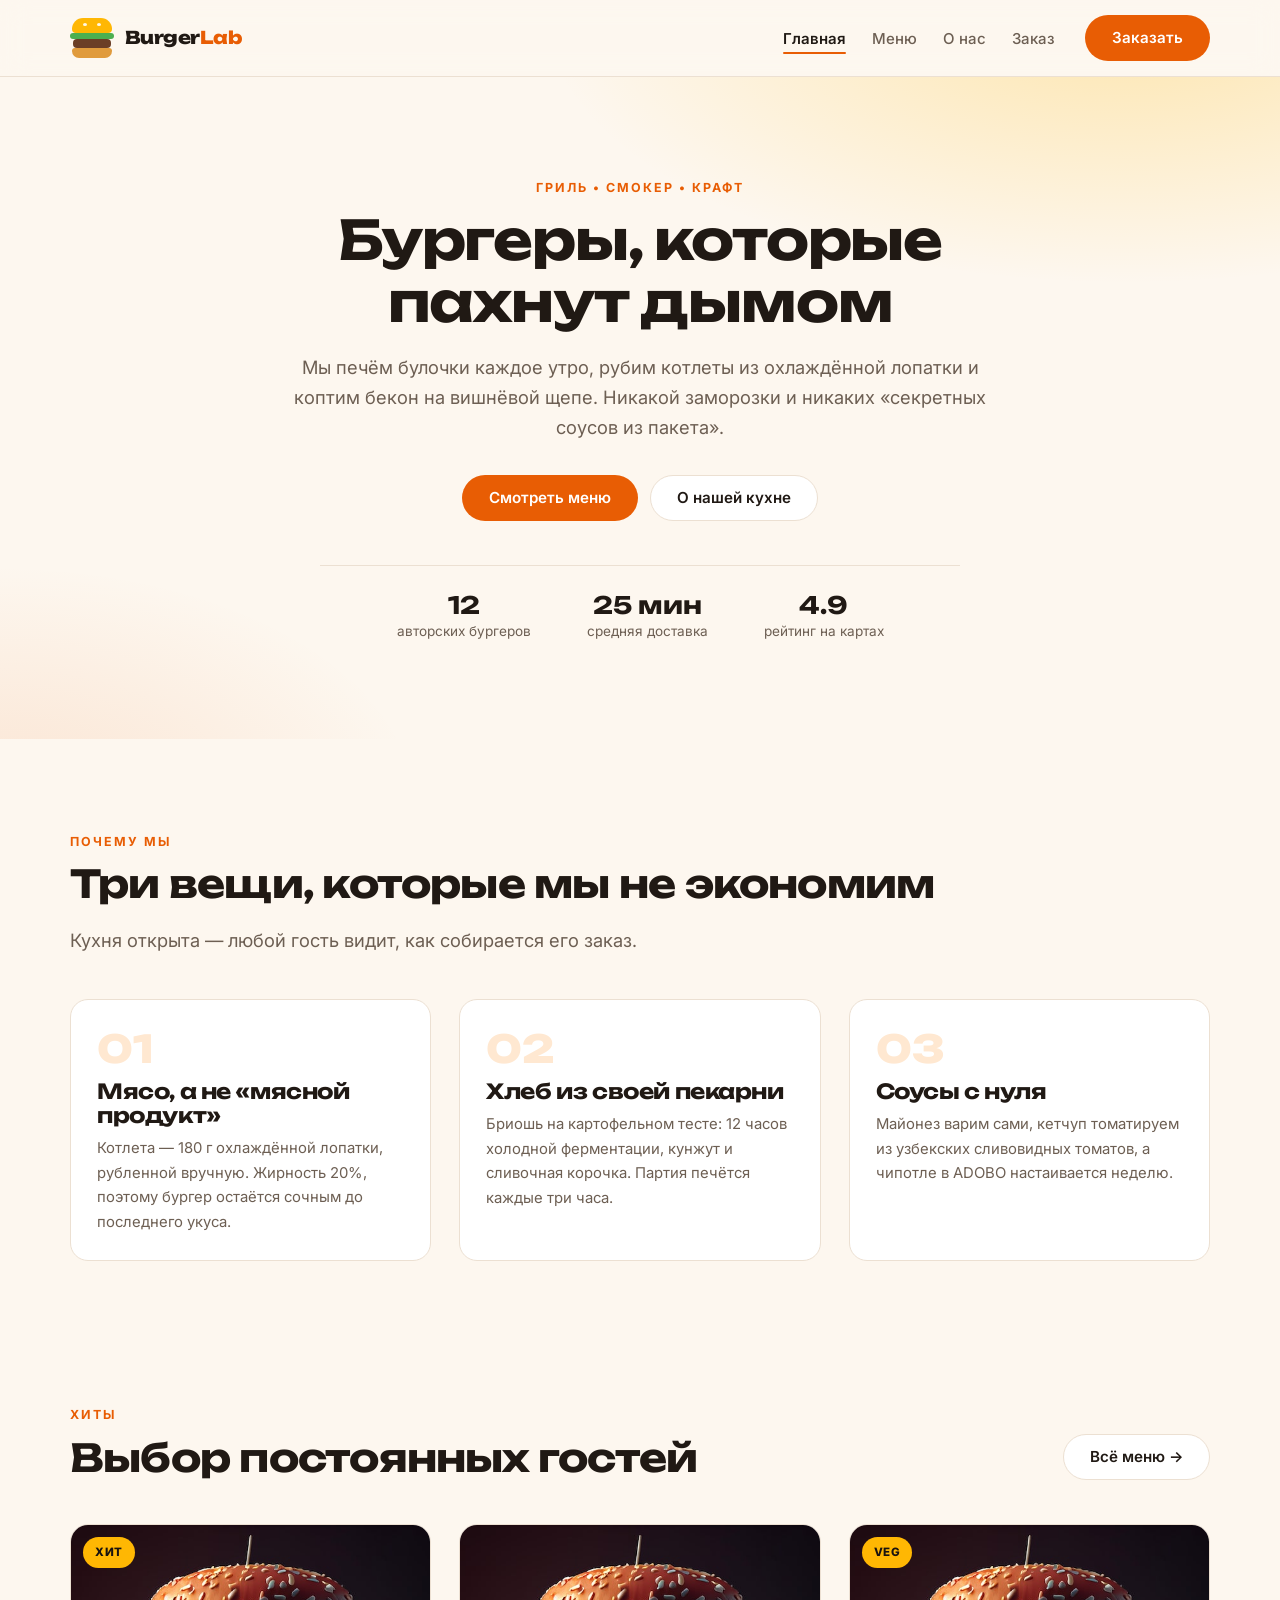
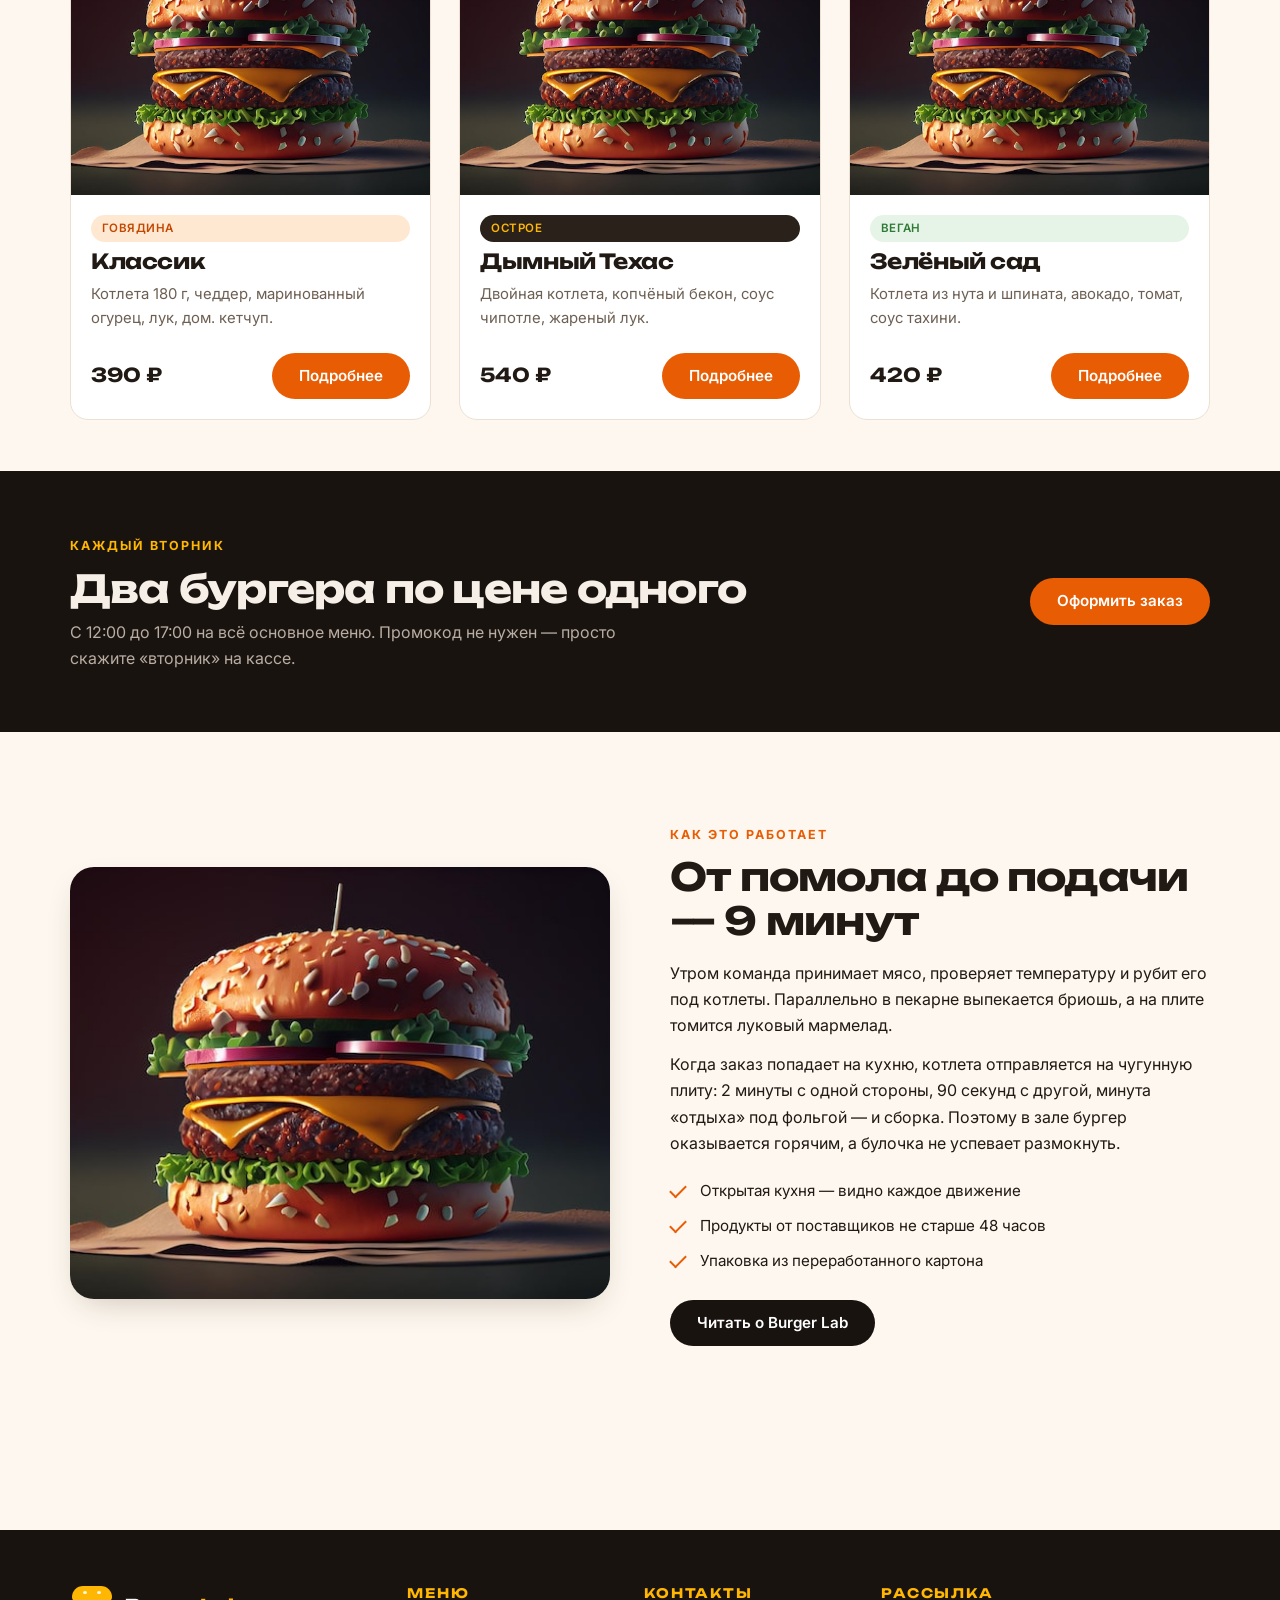
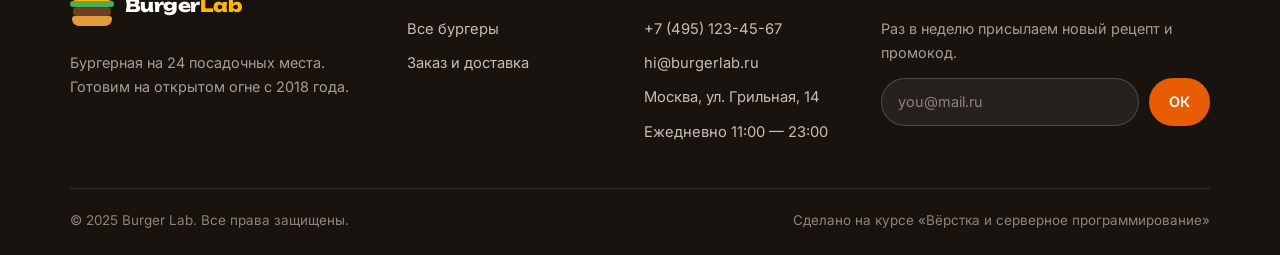
<file: index.html>
<!doctype html>
<html lang="ru">

<head>
  <meta charset="UTF-8" />
  <meta name="viewport" content="width=device-width, initial-scale=1" />
  <title>Burger Lab — бургерная нового формата</title>
  <meta name="description" content="Burger Lab — сочные бургеры на гриле, свежая булочка и локальные продукты." />
  <link rel="preconnect" href="https://fonts.googleapis.com" />
  <link rel="preconnect" href="https://fonts.gstatic.com" crossorigin />
  <link
    href="https://fonts.googleapis.com/css2?family=Inter:wght@400;500;600;700&family=Unbounded:wght@600;700;800&display=swap"
    rel="stylesheet" />
  <link rel="stylesheet" href="css/base.css" />
  <link rel="stylesheet" href="css/layout.css" />
  <link rel="stylesheet" href="css/pages/index.css" />
</head>

<body>
  <header class="header">
    <div class="header__inner container">
      <a class="logo" href="index.html">
        <span class="logo__icon" aria-hidden="true">
          <span class="logo__bun-top"></span>
          <span class="logo__lettuce"></span>
          <span class="logo__patty"></span>
          <span class="logo__bun-bottom"></span>
        </span>
        <span class="logo__text">Burger<span>Lab</span></span>
      </a>
      <input type="checkbox" id="nav-toggle" class="nav-toggle" />
      <label for="nav-toggle" class="burger-btn" aria-label="Открыть меню">
        <span></span><span></span><span></span>
      </label>
      <nav class="nav" aria-label="Главное меню">
        <ul class="nav__list">
          <li>
            <a class="nav__link is-active" href="index.html">Главная</a>
          </li>
          <li><a class="nav__link" href="pages/menu.html">Меню</a></li>
          <li><a class="nav__link" href="pages/about.html">О нас</a></li>
          <li><a class="nav__link" href="pages/order.html">Заказ</a></li>
        </ul>
        <a class="btn btn--accent nav__cta" href="pages/order.html">Заказать</a>
      </nav>
    </div>
  </header>

  <main>
    <!-- HERO (без изображения, центрированный) -->
    <section class="hero">
      <div class="container hero__inner">
        <span class="eyebrow">Гриль • Смокер • Крафт</span>
        <h1>Бургеры, которые пахнут дымом</h1>
        <p class="lead hero__lead">
          Мы печём булочки каждое утро, рубим котлеты из охлаждённой лопатки и
          коптим бекон на вишнёвой щепе. Никакой заморозки и никаких
          «секретных соусов из пакета».
        </p>
        <div class="hero__actions">
          <a class="btn btn--accent" href="pages/menu.html">Смотреть меню</a>
          <a class="btn btn--ghost" href="pages/about.html">О нашей кухне</a>
        </div>
        <ul class="hero__stats">
          <li><strong>12</strong><span>авторских бургеров</span></li>
          <li><strong>25 мин</strong><span>средняя доставка</span></li>
          <li><strong>4.9</strong><span>рейтинг на картах</span></li>
        </ul>
      </div>
    </section>

    <!-- ПРЕИМУЩЕСТВА -->
    <section class="section">
      <div class="container">
        <div class="section__head">
          <div>
            <span class="eyebrow">Почему мы</span>
            <h2>Три вещи, которые мы не экономим</h2>
          </div>
          <p class="lead">
            Кухня открыта — любой гость видит, как собирается его заказ.
          </p>
        </div>

        <div class="grid grid--3">
          <article class="feature">
            <div class="feature__num">01</div>
            <h3>Мясо, а не «мясной продукт»</h3>
            <p class="card__text">
              Котлета — 180 г охлаждённой лопатки, рубленной вручную. Жирность
              20%, поэтому бургер остаётся сочным до последнего укуса.
            </p>
          </article>
          <article class="feature">
            <div class="feature__num">02</div>
            <h3>Хлеб из своей пекарни</h3>
            <p class="card__text">
              Бриошь на картофельном тесте: 12 часов холодной ферментации,
              кунжут и сливочная корочка. Партия печётся каждые три часа.
            </p>
          </article>
          <article class="feature">
            <div class="feature__num">03</div>
            <h3>Соусы с нуля</h3>
            <p class="card__text">
              Майонез варим сами, кетчуп томатируем из узбекских сливовидных
              томатов, а чипотле в ADOBO настаивается неделю.
            </p>
          </article>
        </div>
      </div>
    </section>

    <!-- ХИТЫ -->
    <section class="section section--tight">
      <div class="container">
        <div class="section__head">
          <div>
            <span class="eyebrow">Хиты</span>
            <h2>Выбор постоянных гостей</h2>
          </div>
          <a class="btn btn--ghost" href="pages/menu.html">Всё меню →</a>
        </div>

        <div class="grid grid--3">
          <article class="card">
            <div class="card__media">
              <span class="badge">Хит</span>
              <img loading="lazy" src="img/hit-classic.jpg" alt="Бургер Классик с говяжьей котлетой" width="700"
                height="525" />
            </div>
            <div class="card__body">
              <span class="tag">Говядина</span>
              <h3>Классик</h3>
              <p class="card__text">
                Котлета 180 г, чеддер, маринованный огурец, лук, дом. кетчуп.
              </p>
              <div class="card__foot">
                <span class="price">390 ₽</span>
                <a class="btn btn--accent">Подробнее</a>
              </div>
            </div>
          </article>

          <article class="card">
            <div class="card__media">
              <img loading="lazy" src="img/hit-classic.jpg" alt="Бургер Дымный Техас с двумя котлетами и беконом"
                width="700" height="525" />
            </div>
            <div class="card__body">
              <span class="tag tag--dark">Острое</span>
              <h3>Дымный Техас</h3>
              <p class="card__text">
                Двойная котлета, копчёный бекон, соус чипотле, жареный лук.
              </p>
              <div class="card__foot">
                <span class="price">540 ₽</span>
                <a class="btn btn--accent">Подробнее</a>
              </div>
            </div>
          </article>

          <article class="card">
            <div class="card__media">
              <span class="badge">Veg</span>
              <img loading="lazy" src="img/hit-classic.jpg" alt="Вегетарианский бургер с авокадо" width="700"
                height="525" />
            </div>
            <div class="card__body">
              <span class="tag tag--green">Веган</span>
              <h3>Зелёный сад</h3>
              <p class="card__text">
                Котлета из нута и шпината, авокадо, томат, соус тахини.
              </p>
              <div class="card__foot">
                <span class="price">420 ₽</span>
                <a class="btn btn--accent">Подробнее</a>
              </div>
            </div>
          </article>
        </div>
      </div>
    </section>

    <!-- ПРОМО -->
    <section class="promo">
      <div class="container promo__inner">
        <div>
          <span class="eyebrow">Каждый вторник</span>
          <h2>Два бургера по цене одного</h2>
          <p>
            С 12:00 до 17:00 на всё основное меню. Промокод не нужен — просто
            скажите «вторник» на кассе.
          </p>
        </div>
        <a class="btn btn--accent" href="pages/order.html">Оформить заказ</a>
      </div>
    </section>

    <!-- О ПРОЦЕССЕ -->
    <section class="section">
      <div class="container split">
        <figure class="split__media">
          <img loading="lazy" src="img/hit-classic.jpg" alt="Повар собирает бургер на открытой кухне" width="900"
            height="700" />
        </figure>
        <div class="split__text">
          <span class="eyebrow">Как это работает</span>
          <h2>От помола до подачи — 9 минут</h2>
          <p>
            Утром команда принимает мясо, проверяет температуру и рубит его
            под котлеты. Параллельно в пекарне выпекается бриошь, а на плите
            томится луковый мармелад.
          </p>
          <p>
            Когда заказ попадает на кухню, котлета отправляется на чугунную
            плиту: 2 минуты с одной стороны, 90 секунд с другой, минута
            «отдыха» под фольгой — и сборка. Поэтому в зале бургер оказывается
            горячим, а булочка не успевает размокнуть.
          </p>
          <ul class="ticks">
            <li>Открытая кухня — видно каждое движение</li>
            <li>Продукты от поставщиков не старше 48 часов</li>
            <li>Упаковка из переработанного картона</li>
          </ul>
          <a class="btn btn--dark" href="pages/about.html">Читать о Burger Lab</a>
        </div>
      </div>
    </section>
  </main>

  <footer class="footer">
    <div class="container">
      <div class="footer__grid">
        <div>
          <a class="logo" href="index.html">
            <span class="logo__icon" aria-hidden="true">
              <span class="logo__bun-top"></span>
              <span class="logo__lettuce"></span>
              <span class="logo__patty"></span>
              <span class="logo__bun-bottom"></span>
            </span>
            <span class="logo__text">Burger<span>Lab</span></span>
          </a>
          <p class="footer__about">
            Бургерная на 24 посадочных места. Готовим на открытом огне с 2018
            года.
          </p>
        </div>
        <div>
          <h3 class="footer__title">Меню</h3>
          <ul class="footer__list">
            <li><a href="pages/menu.html">Все бургеры</a></li>
            <li><a href="pages/order.html">Заказ и доставка</a></li>
          </ul>
        </div>
        <div>
          <h3 class="footer__title">Контакты</h3>
          <ul class="footer__list">
            <li><a href="tel:+74951234567">+7 (495) 123-45-67</a></li>
            <li><a href="mailto:hi@burgerlab.ru">hi@burgerlab.ru</a></li>
            <li>Москва, ул. Грильная, 14</li>
            <li>Ежедневно 11:00 — 23:00</li>
          </ul>
        </div>
        <div>
          <h3 class="footer__title">Рассылка</h3>
          <p class="footer__about" style="margin-top: 0">
            Раз в неделю присылаем новый рецепт и промокод.
          </p>
          <form class="footer__form" action="#" method="post">
            <label class="visually-hidden" for="footer-email">Email</label>
            <input id="footer-email" type="email" name="email" placeholder="you@mail.ru" required />
            <button type="submit">ОК</button>
          </form>
        </div>
      </div>
      <div class="footer__bottom">
        <span>© 2025 Burger Lab. Все права защищены.</span>
        <span>Сделано на курсе «Вёрстка и серверное программирование»</span>
      </div>
    </div>
  </footer>
</body>

</html>
</file>
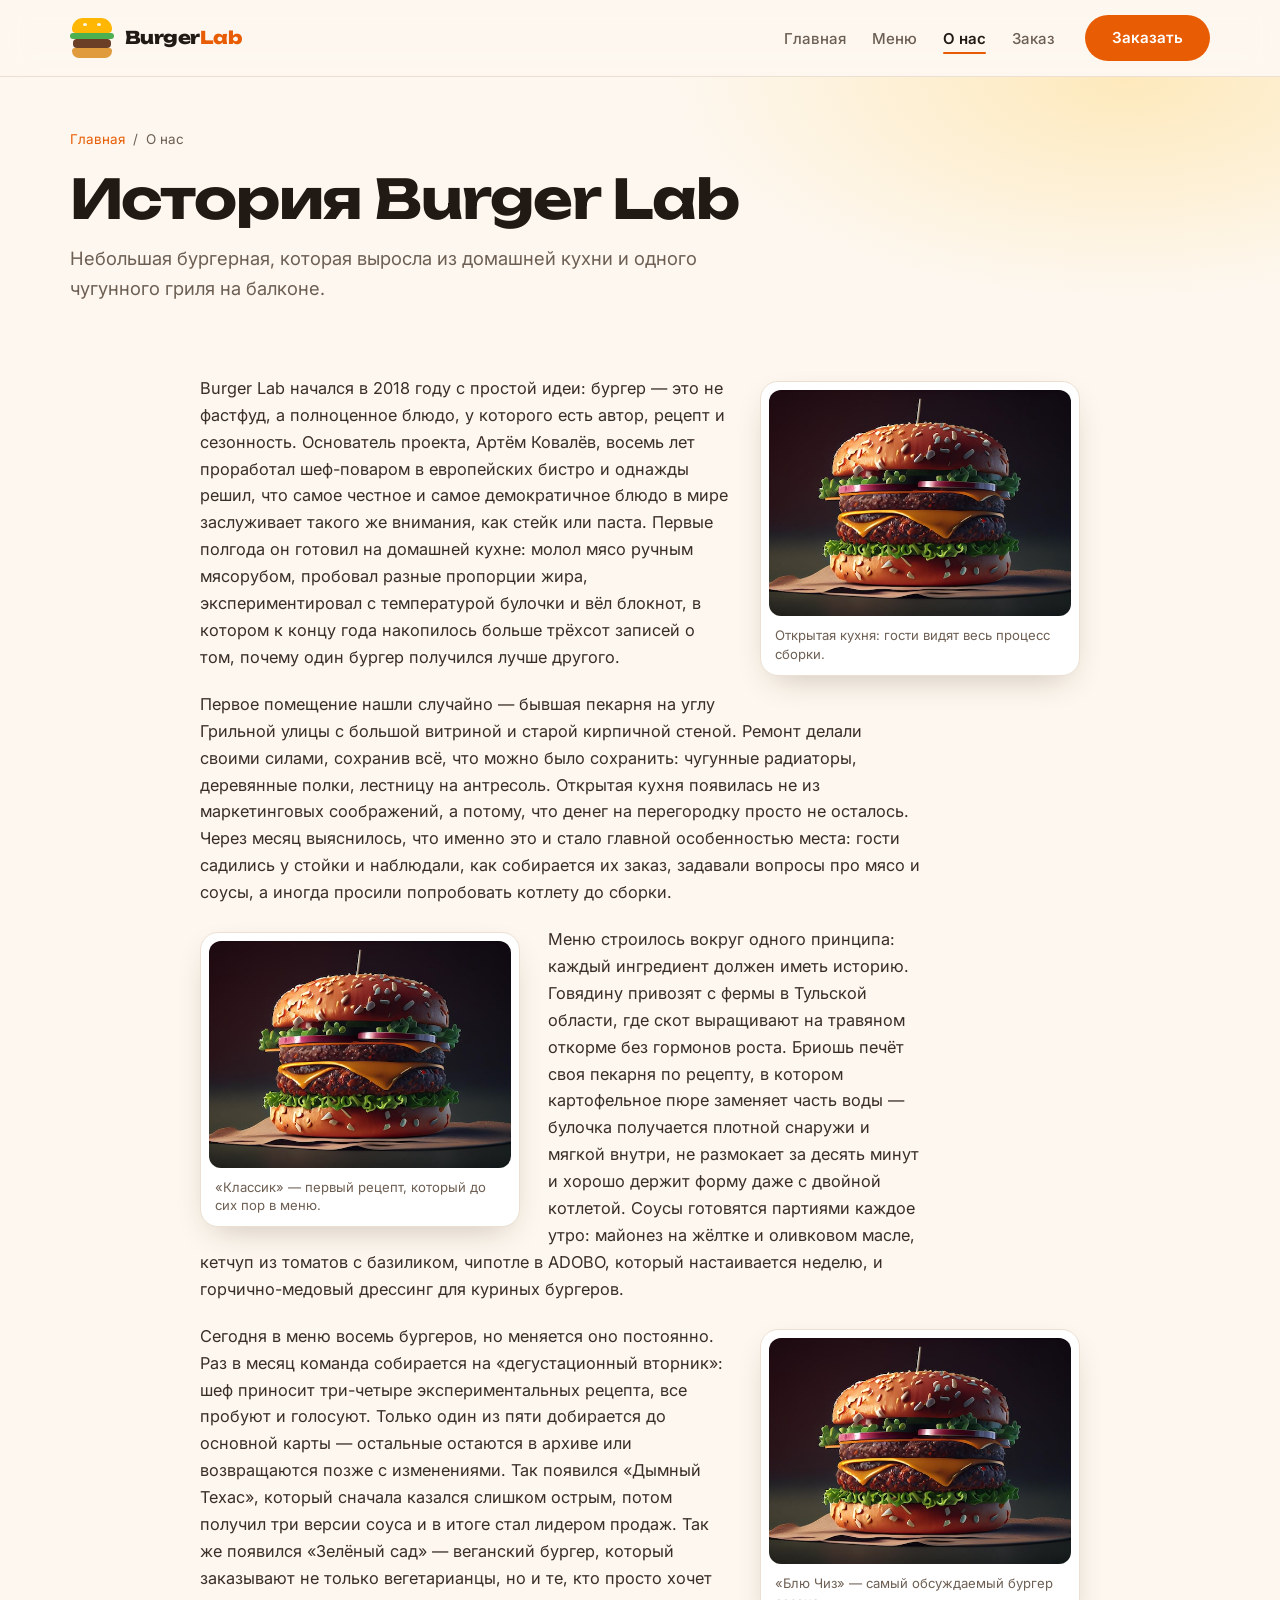
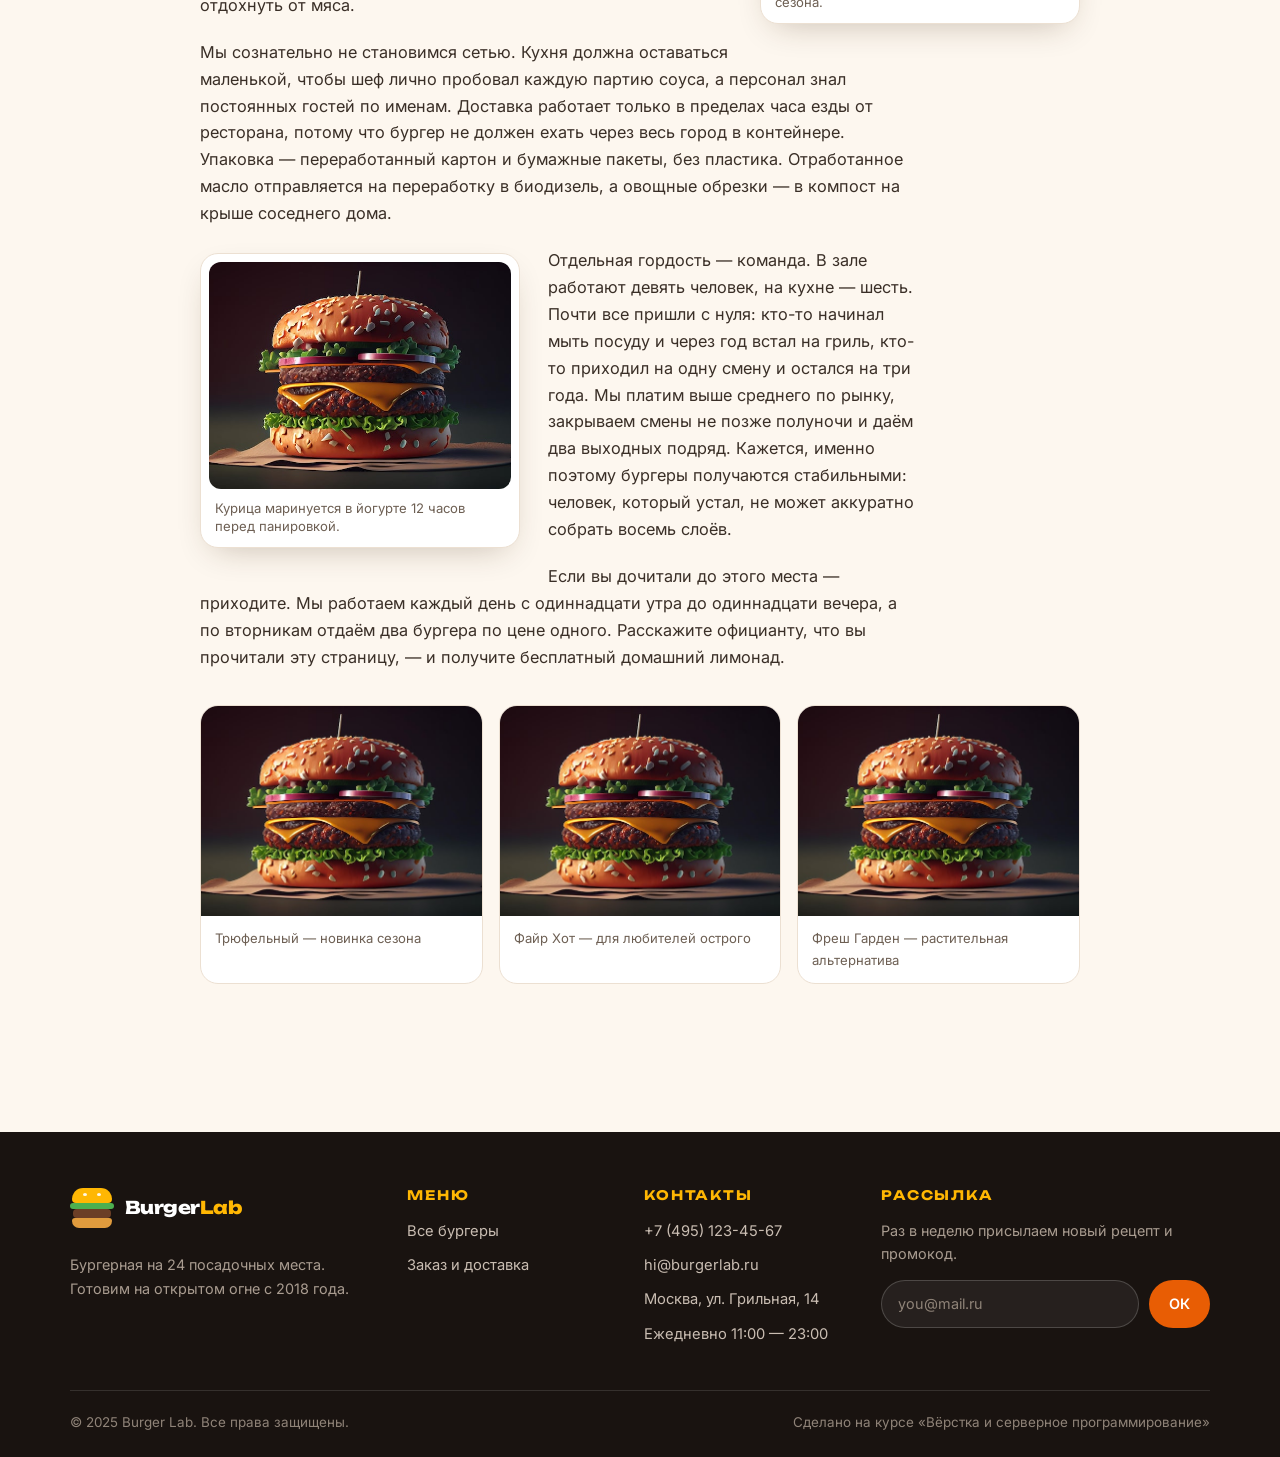
<file: pages/about.html>
<!DOCTYPE html>
<html lang="ru">

<head>
  <meta charset="UTF-8">
  <meta name="viewport" content="width=device-width, initial-scale=1">
  <title>О нас — Burger Lab</title>
  <link rel="preconnect" href="https://fonts.googleapis.com">
  <link rel="preconnect" href="https://fonts.gstatic.com" crossorigin>
  <link
    href="https://fonts.googleapis.com/css2?family=Inter:wght@400;500;600;700&family=Unbounded:wght@600;700;800&display=swap"
    rel="stylesheet">
  <link rel="stylesheet" href="../css/base.css">
  <link rel="stylesheet" href="../css/layout.css">
  <link rel="stylesheet" href="../css/pages/about.css">
</head>

<body>

  <header class="header">
    <div class="header__inner container">
      <a class="logo" href="../index.html">
        <span class="logo__icon" aria-hidden="true">
          <span class="logo__bun-top"></span>
          <span class="logo__lettuce"></span>
          <span class="logo__patty"></span>
          <span class="logo__bun-bottom"></span>
        </span>
        <span class="logo__text">Burger<span>Lab</span></span>
      </a>
      <input type="checkbox" id="nav-toggle" class="nav-toggle">
      <label for="nav-toggle" class="burger-btn" aria-label="Открыть меню">
        <span></span><span></span><span></span>
      </label>
      <nav class="nav" aria-label="Главное меню">
        <ul class="nav__list">
          <li><a class="nav__link" href="../index.html">Главная</a></li>
          <li><a class="nav__link" href="menu.html">Меню</a></li>
          <li><a class="nav__link is-active" href="about.html">О нас</a></li>
          <li><a class="nav__link" href="order.html">Заказ</a></li>
        </ul>
        <a class="btn btn--accent nav__cta" href="order.html">Заказать</a>
      </nav>
    </div>
  </header>

  <main>

    <section class="page-head">
      <div class="container">
        <nav class="crumbs" aria-label="Хлебные крошки">
          <a href="../index.html">Главная</a> <span>/</span> <span>О нас</span>
        </nav>
        <h1>История Burger Lab</h1>
        <p class="lead">
          Небольшая бургерная, которая выросла из домашней кухни
          и одного чугунного гриля на балконе.
        </p>
      </div>
    </section>

    <section class="section section--tight">
      <div class="container article">

        <figure class="article__figure article__figure--right">
          <img src="../img/hit-classic.jpg" alt="Повар собирает бургер на открытой кухне" width="800" height="600"
            loading="lazy">
          <figcaption>Открытая кухня: гости видят весь процесс сборки.</figcaption>
        </figure>

        <p>
          Burger Lab начался в 2018 году с простой идеи: бургер — это не фастфуд,
          а полноценное блюдо, у которого есть автор, рецепт и сезонность.
          Основатель проекта, Артём Ковалёв, восемь лет проработал шеф-поваром
          в европейских бистро и однажды решил, что самое честное и самое
          демократичное блюдо в мире заслуживает такого же внимания, как
          стейк или паста. Первые полгода он готовил на домашней кухне:
          молол мясо ручным мясорубом, пробовал разные пропорции жира,
          экспериментировал с температурой булочки и вёл блокнот,
          в котором к концу года накопилось больше трёхсот записей
          о том, почему один бургер получился лучше другого.
        </p>

        <p>
          Первое помещение нашли случайно — бывшая пекарня на углу
          Грильной улицы с большой витриной и старой кирпичной стеной.
          Ремонт делали своими силами, сохранив всё, что можно было сохранить:
          чугунные радиаторы, деревянные полки, лестницу на антресоль.
          Открытая кухня появилась не из маркетинговых соображений, а потому,
          что денег на перегородку просто не осталось. Через месяц выяснилось,
          что именно это и стало главной особенностью места: гости садились
          у стойки и наблюдали, как собирается их заказ, задавали вопросы
          про мясо и соусы, а иногда просили попробовать котлету до сборки.
        </p>

        <figure class="article__figure article__figure--left">
          <img src="../img/hit-classic.jpg" alt="Классический бургер с котлетой из говядины" width="800" height="600"
            loading="lazy">
          <figcaption>«Классик» — первый рецепт, который до сих пор в меню.</figcaption>
        </figure>

        <p>
          Меню строилось вокруг одного принципа: каждый ингредиент должен
          иметь историю. Говядину привозят с фермы в Тульской области,
          где скот выращивают на травяном откорме без гормонов роста.
          Бриошь печёт своя пекарня по рецепту, в котором картофельное
          пюре заменяет часть воды — булочка получается плотной снаружи
          и мягкой внутри, не размокает за десять минут и хорошо держит
          форму даже с двойной котлетой. Соусы готовятся партиями каждое
          утро: майонез на жёлтке и оливковом масле, кетчуп из томатов
          с базиликом, чипотле в ADOBO, который настаивается неделю,
          и горчично-медовый дрессинг для куриных бургеров.
        </p>

        <figure class="article__figure article__figure--right">
          <img src="../img/hit-classic.jpg" alt="Бургер с сыром дорблю и рукколой" width="800" height="600"
            loading="lazy">
          <figcaption>«Блю Чиз» — самый обсуждаемый бургер сезона.</figcaption>
        </figure>

        <p>
          Сегодня в меню восемь бургеров, но меняется оно постоянно.
          Раз в месяц команда собирается на «дегустационный вторник»:
          шеф приносит три-четыре экспериментальных рецепта, все пробуют
          и голосуют. Только один из пяти добирается до основной карты —
          остальные остаются в архиве или возвращаются позже с изменениями.
          Так появился «Дымный Техас», который сначала казался слишком
          острым, потом получил три версии соуса и в итоге стал лидером
          продаж. Так же появился «Зелёный сад» — веганский бургер,
          который заказывают не только вегетарианцы, но и те, кто просто
          хочет отдохнуть от мяса.
        </p>

        <p>
          Мы сознательно не становимся сетью. Кухня должна оставаться
          маленькой, чтобы шеф лично пробовал каждую партию соуса,
          а персонал знал постоянных гостей по именам. Доставка работает
          только в пределах часа езды от ресторана, потому что бургер
          не должен ехать через весь город в контейнере. Упаковка —
          переработанный картон и бумажные пакеты, без пластика.
          Отработанное масло отправляется на переработку в биодизель,
          а овощные обрезки — в компост на крыше соседнего дома.
        </p>

        <figure class="article__figure article__figure--left">
          <img src="../img/hit-classic.jpg" alt="Бургер с хрустящей куриной котлетой" width="800" height="600"
            loading="lazy">
          <figcaption>Курица маринуется в йогурте 12 часов перед панировкой.</figcaption>
        </figure>

        <p>
          Отдельная гордость — команда. В зале работают девять человек,
          на кухне — шесть. Почти все пришли с нуля: кто-то начинал
          мыть посуду и через год встал на гриль, кто-то приходил
          на одну смену и остался на три года. Мы платим выше среднего
          по рынку, закрываем смены не позже полуночи и даём два
          выходных подряд. Кажется, именно поэтому бургеры получаются
          стабильными: человек, который устал, не может аккуратно
          собрать восемь слоёв.
        </p>

        <p>
          Если вы дочитали до этого места — приходите. Мы работаем
          каждый день с одиннадцати утра до одиннадцати вечера,
          а по вторникам отдаём два бургера по цене одного.
          Расскажите официанту, что вы прочитали эту страницу, —
          и получите бесплатный домашний лимонад.
        </p>

        <div class="gallery">
          <figure>
            <img src="../img/hit-classic.jpg" alt="Трюфельный бургер крупным планом" width="600" height="450"
              loading="lazy">
            <figcaption>Трюфельный — новинка сезона</figcaption>
          </figure>
          <figure>
            <img src="../img/hit-classic.jpg" alt="Острый бургер с халапеньо" width="600" height="450" loading="lazy">
            <figcaption>Файр Хот — для любителей острого</figcaption>
          </figure>
          <figure>
            <img src="../img/hit-classic.jpg" alt="Бургер с грибной котлетой" width="600" height="450" loading="lazy">
            <figcaption>Фреш Гарден — растительная альтернатива</figcaption>
          </figure>
        </div>

      </div>
    </section>

  </main>

  <footer class="footer">
    <div class="container">
      <div class="footer__grid">
        <div>
          <a class="logo" href="../index.html">
            <span class="logo__icon" aria-hidden="true">
              <span class="logo__bun-top"></span>
              <span class="logo__lettuce"></span>
              <span class="logo__patty"></span>
              <span class="logo__bun-bottom"></span>
            </span>
            <span class="logo__text">Burger<span>Lab</span></span>
          </a>
          <p class="footer__about">Бургерная на 24 посадочных места. Готовим на открытом огне с 2018 года.</p>
        </div>
        <div>
          <h3 class="footer__title">Меню</h3>
          <ul class="footer__list">
            <li><a href="menu.html">Все бургеры</a></li>
            <li><a href="order.html">Заказ и доставка</a></li>
          </ul>
        </div>
        <div>
          <h3 class="footer__title">Контакты</h3>
          <ul class="footer__list">
            <li><a href="tel:+74951234567">+7 (495) 123-45-67</a></li>
            <li><a href="mailto:hi@burgerlab.ru">hi@burgerlab.ru</a></li>
            <li>Москва, ул. Грильная, 14</li>
            <li>Ежедневно 11:00 — 23:00</li>
          </ul>
        </div>
        <div>
          <h3 class="footer__title">Рассылка</h3>
          <p class="footer__about" style="margin-top:0">Раз в неделю присылаем новый рецепт и промокод.</p>
          <form class="footer__form" action="#" method="post">
            <label class="visually-hidden" for="footer-email">Email</label>
            <input id="footer-email" type="email" name="email" placeholder="you@mail.ru" required>
            <button type="submit">ОК</button>
          </form>
        </div>
      </div>
      <div class="footer__bottom">
        <span>© 2025 Burger Lab. Все права защищены.</span>
        <span>Сделано на курсе «Вёрстка и серверное программирование»</span>
      </div>
    </div>
  </footer>

</body>

</html>
</file>
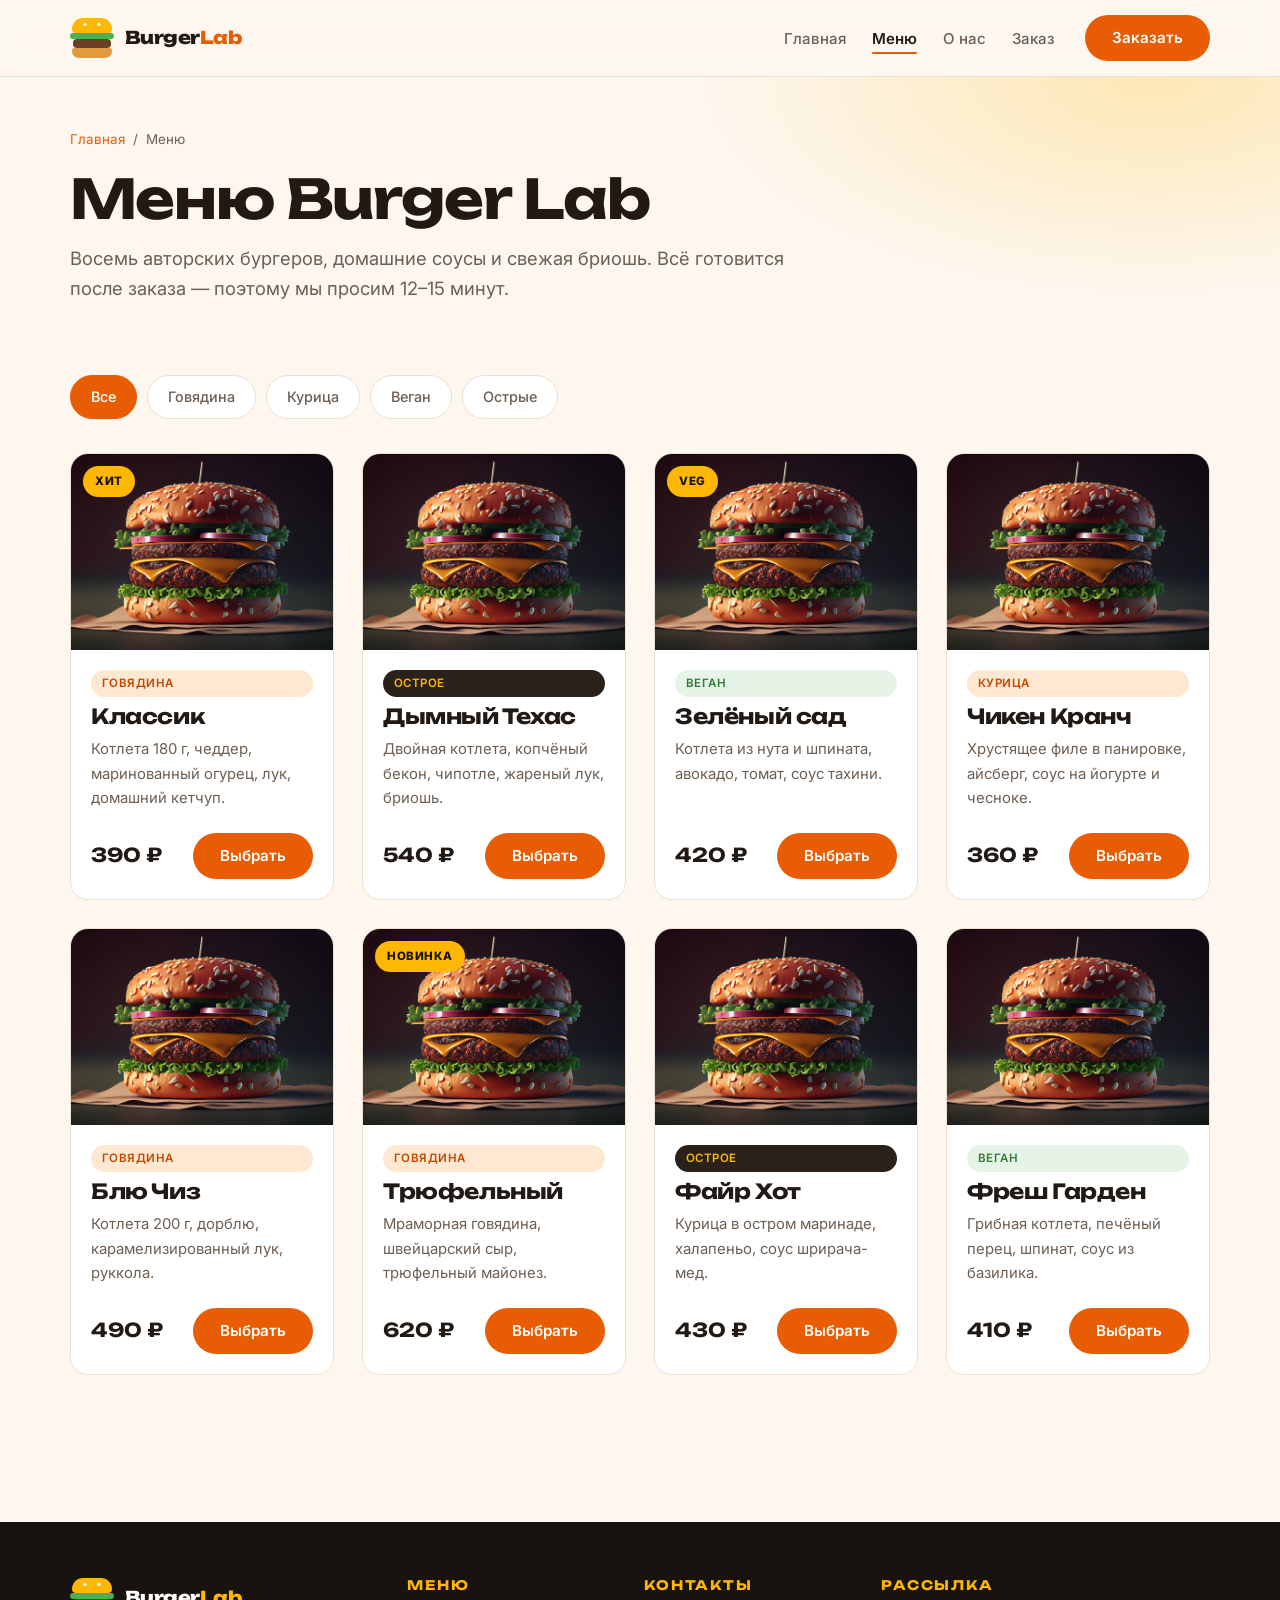
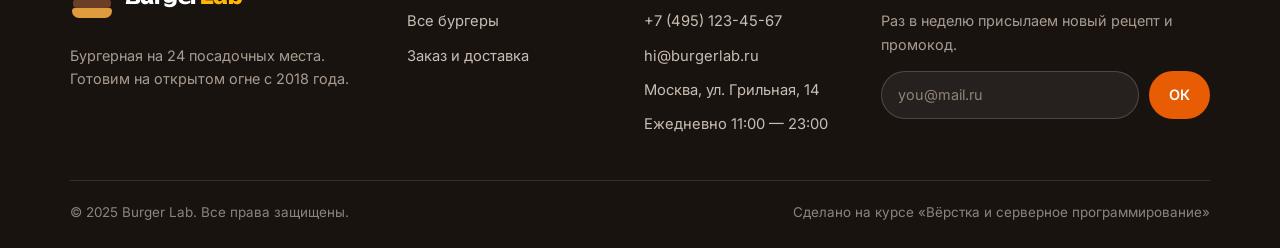
<file: pages/menu.html>
<!DOCTYPE html>
<html lang="ru">

<head>
  <meta charset="UTF-8">
  <meta name="viewport" content="width=device-width, initial-scale=1">
  <title>Меню — Burger Lab</title>
  <link rel="preconnect" href="https://fonts.googleapis.com">
  <link rel="preconnect" href="https://fonts.gstatic.com" crossorigin>
  <link
    href="https://fonts.googleapis.com/css2?family=Inter:wght@400;500;600;700&family=Unbounded:wght@600;700;800&display=swap"
    rel="stylesheet">
  <link rel="stylesheet" href="../css/base.css">
  <link rel="stylesheet" href="../css/layout.css">
  <link rel="stylesheet" href="../css/pages/menu.css">
</head>

<body>

  <header class="header">
    <div class="header__inner container">
      <a class="logo" href="../index.html">
        <span class="logo__icon" aria-hidden="true">
          <span class="logo__bun-top"></span>
          <span class="logo__lettuce"></span>
          <span class="logo__patty"></span>
          <span class="logo__bun-bottom"></span>
        </span>
        <span class="logo__text">Burger<span>Lab</span></span>
      </a>
      <input type="checkbox" id="nav-toggle" class="nav-toggle">
      <label for="nav-toggle" class="burger-btn" aria-label="Открыть меню">
        <span></span><span></span><span></span>
      </label>
      <nav class="nav" aria-label="Главное меню">
        <ul class="nav__list">
          <li><a class="nav__link" href="../index.html">Главная</a></li>
          <li><a class="nav__link is-active" href="menu.html">Меню</a></li>
          <li><a class="nav__link" href="about.html">О нас</a></li>
          <li><a class="nav__link" href="order.html">Заказ</a></li>
        </ul>
        <a class="btn btn--accent nav__cta" href="order.html">Заказать</a>
      </nav>
    </div>
  </header>

  <main>
    <section class="page-head">
      <div class="container">
        <nav class="crumbs" aria-label="Хлебные крошки">
          <a href="../index.html">Главная</a> <span>/</span> <span>Меню</span>
        </nav>
        <h1>Меню Burger Lab</h1>
        <p class="lead">
          Восемь авторских бургеров, домашние соусы и свежая бриошь.
          Всё готовится после заказа — поэтому мы просим 12–15 минут.
        </p>
      </div>
    </section>

    <section class="section section--tight">
      <div class="container">

        <ul class="filters">
          <li><a class="filters__item is-active" href="#">Все</a></li>
          <li><a class="filters__item" href="#">Говядина</a></li>
          <li><a class="filters__item" href="#">Курица</a></li>
          <li><a class="filters__item" href="#">Веган</a></li>
          <li><a class="filters__item" href="#">Острые</a></li>
        </ul>

        <div class="grid grid--3">

          <article class="card">
            <div class="card__media">
              <span class="badge">Хит</span>
              <img loading="lazy" src="../img/hit-classic.jpg" alt="Бургер Классик" width="700" height="525">
            </div>
            <div class="card__body">
              <span class="tag">Говядина</span>
              <h3>Классик</h3>
              <p class="card__text">Котлета 180 г, чеддер, маринованный огурец, лук, домашний кетчуп.</p>
              <div class="card__foot">
                <span class="price">390 ₽</span>
                <a class="btn btn--accent">Выбрать</a>
              </div>
            </div>
          </article>

          <article class="card">
            <div class="card__media">
              <img loading="lazy" src="../img/hit-classic.jpg" alt="Бургер Дымный Техас" width="700" height="525">
            </div>
            <div class="card__body">
              <span class="tag tag--dark">Острое</span>
              <h3>Дымный Техас</h3>
              <p class="card__text">Двойная котлета, копчёный бекон, чипотле, жареный лук, бриошь.</p>
              <div class="card__foot">
                <span class="price">540 ₽</span>
                <a class="btn btn--accent">Выбрать</a>
              </div>
            </div>
          </article>

          <article class="card">
            <div class="card__media">
              <span class="badge">Veg</span>
              <img loading="lazy" src="../img/hit-classic.jpg" alt="Веган бургер Зелёный сад" width="700" height="525">
            </div>
            <div class="card__body">
              <span class="tag tag--green">Веган</span>
              <h3>Зелёный сад</h3>
              <p class="card__text">Котлета из нута и шпината, авокадо, томат, соус тахини.</p>
              <div class="card__foot">
                <span class="price">420 ₽</span>
                <a class="btn btn--accent">Выбрать</a>
              </div>
            </div>
          </article>

          <article class="card">
            <div class="card__media">
              <img loading="lazy" src="../img/hit-classic.jpg" alt="Бургер Чикен Кранч" width="700" height="525">
            </div>
            <div class="card__body">
              <span class="tag">Курица</span>
              <h3>Чикен Кранч</h3>
              <p class="card__text">Хрустящее филе в панировке, айсберг, соус на йогурте и чесноке.</p>
              <div class="card__foot">
                <span class="price">360 ₽</span>
                <a class="btn btn--accent">Выбрать</a>
              </div>
            </div>
          </article>

          <article class="card">
            <div class="card__media">
              <img loading="lazy" src="../img/hit-classic.jpg" alt="Бургер Блю Чиз" width="700" height="525">
            </div>
            <div class="card__body">
              <span class="tag">Говядина</span>
              <h3>Блю Чиз</h3>
              <p class="card__text">Котлета 200 г, дорблю, карамелизированный лук, руккола.</p>
              <div class="card__foot">
                <span class="price">490 ₽</span>
                <a class="btn btn--accent">Выбрать</a>
              </div>
            </div>
          </article>

          <article class="card">
            <div class="card__media">
              <span class="badge">Новинка</span>
              <img loading="lazy" src="../img/hit-classic.jpg" alt="Бургер Трюфельный" width="700" height="525">
            </div>
            <div class="card__body">
              <span class="tag">Говядина</span>
              <h3>Трюфельный</h3>
              <p class="card__text">Мраморная говядина, швейцарский сыр, трюфельный майонез.</p>
              <div class="card__foot">
                <span class="price">620 ₽</span>
                <a class="btn btn--accent">Выбрать</a>
              </div>
            </div>
          </article>

          <article class="card">
            <div class="card__media">
              <img loading="lazy" src="../img/hit-classic.jpg" alt="Бургер Файр Хот" width="700" height="525">
            </div>
            <div class="card__body">
              <span class="tag tag--dark">Острое</span>
              <h3>Файр Хот</h3>
              <p class="card__text">Курица в остром маринаде, халапеньо, соус шрирача-мед.</p>
              <div class="card__foot">
                <span class="price">430 ₽</span>
                <a class="btn btn--accent">Выбрать</a>
              </div>
            </div>
          </article>

          <article class="card">
            <div class="card__media">
              <img loading="lazy" src="../img/hit-classic.jpg" alt="Бургер Фреш Гарден" width="700" height="525">
            </div>
            <div class="card__body">
              <span class="tag tag--green">Веган</span>
              <h3>Фреш Гарден</h3>
              <p class="card__text">Грибная котлета, печёный перец, шпинат, соус из базилика.</p>
              <div class="card__foot">
                <span class="price">410 ₽</span>
                <a class="btn btn--accent">Выбрать</a>
              </div>
            </div>
          </article>
        </div>
      </div>
    </section>
  </main>

  <footer class="footer">
    <div class="container">
      <div class="footer__grid">
        <div>
          <a class="logo" href="../index.html">
            <span class="logo__icon" aria-hidden="true">
              <span class="logo__bun-top"></span>
              <span class="logo__lettuce"></span>
              <span class="logo__patty"></span>
              <span class="logo__bun-bottom"></span>
            </span>
            <span class="logo__text">Burger<span>Lab</span></span>
          </a>
          <p class="footer__about">Бургерная на 24 посадочных места. Готовим на открытом огне с 2018 года.</p>
        </div>
        <div>
          <h3 class="footer__title">Меню</h3>
          <ul class="footer__list">
            <li><a href="menu.html">Все бургеры</a></li>
            <li><a href="order.html">Заказ и доставка</a></li>
          </ul>
        </div>
        <div>
          <h3 class="footer__title">Контакты</h3>
          <ul class="footer__list">
            <li><a href="tel:+74951234567">+7 (495) 123-45-67</a></li>
            <li><a href="mailto:hi@burgerlab.ru">hi@burgerlab.ru</a></li>
            <li>Москва, ул. Грильная, 14</li>
            <li>Ежедневно 11:00 — 23:00</li>
          </ul>
        </div>
        <div>
          <h3 class="footer__title">Рассылка</h3>
          <p class="footer__about" style="margin-top:0">Раз в неделю присылаем новый рецепт и промокод.</p>
          <form class="footer__form" action="#" method="post">
            <label class="visually-hidden" for="footer-email">Email</label>
            <input id="footer-email" type="email" name="email" placeholder="you@mail.ru" required>
            <button type="submit">ОК</button>
          </form>
        </div>
      </div>
      <div class="footer__bottom">
        <span>© 2025 Burger Lab. Все права защищены.</span>
        <span>Сделано на курсе «Вёрстка и серверное программирование»</span>
      </div>
    </div>
  </footer>

</body>

</html>
</file>
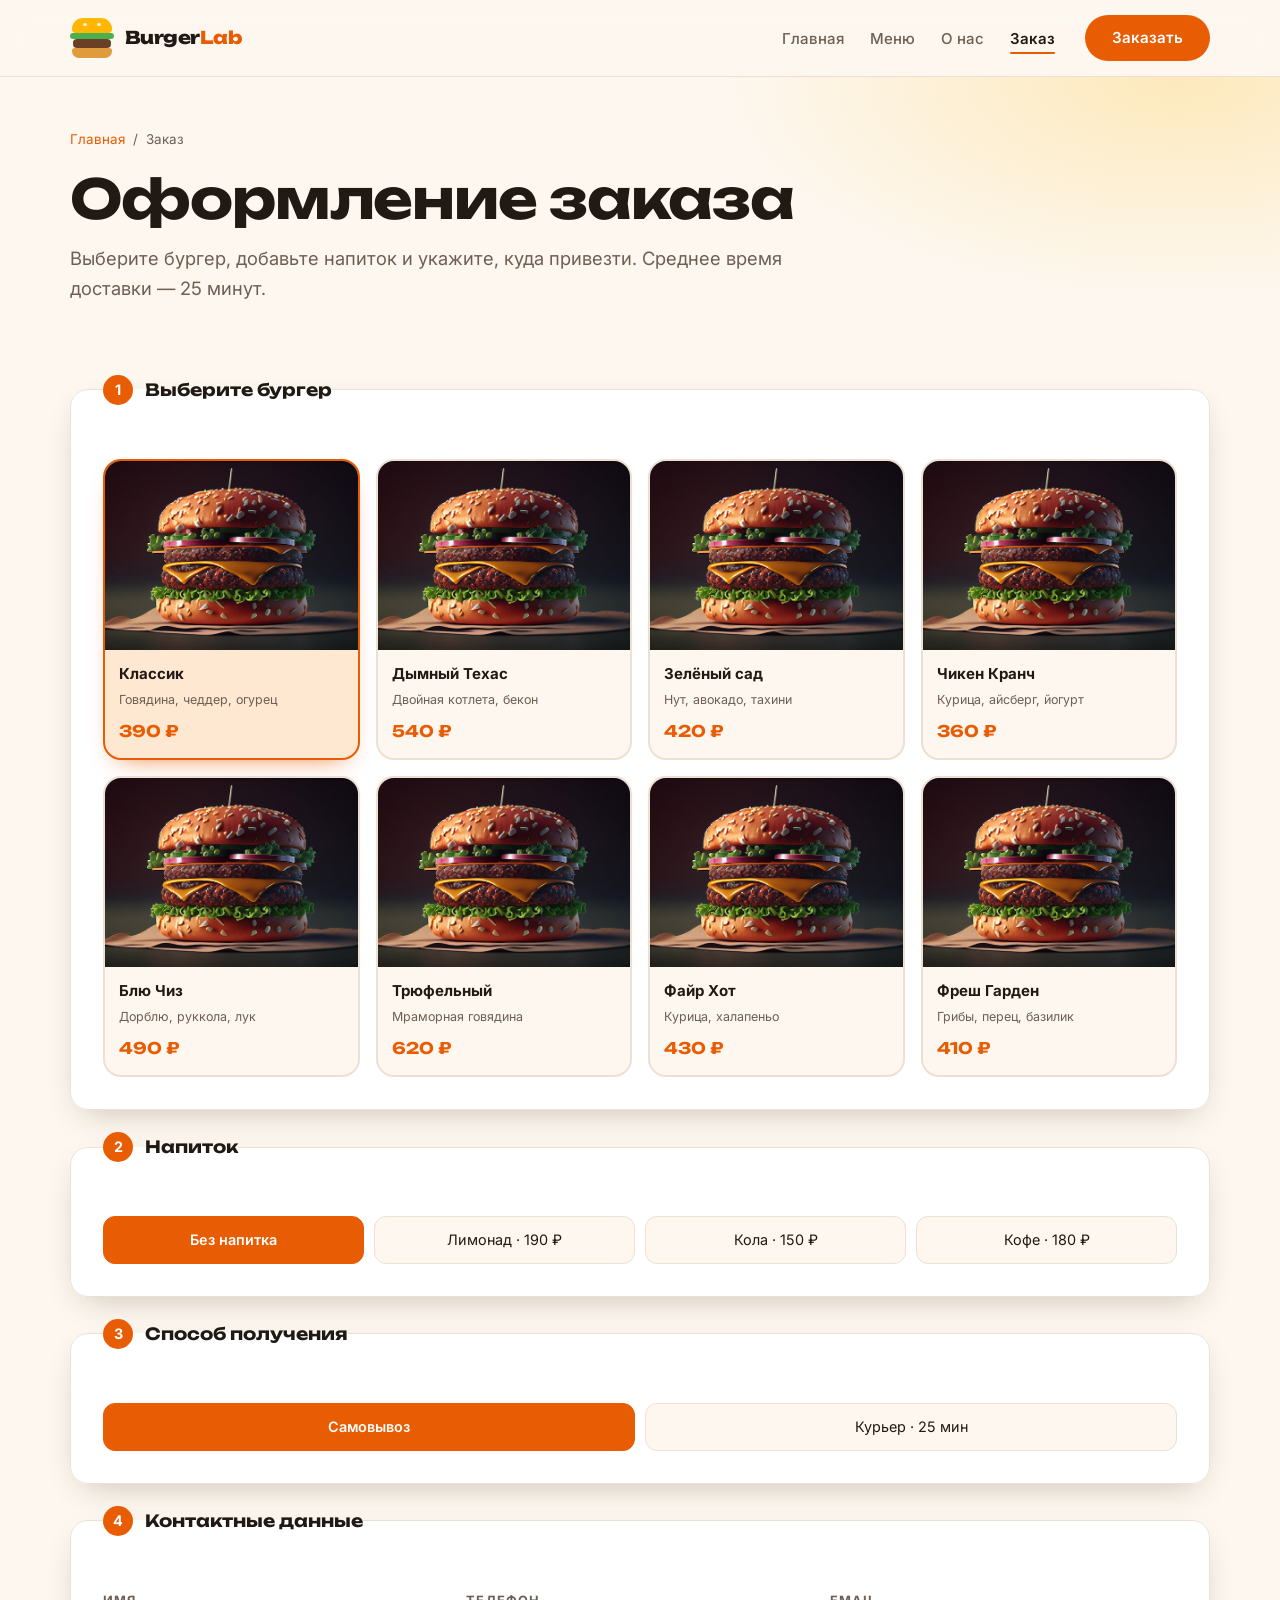
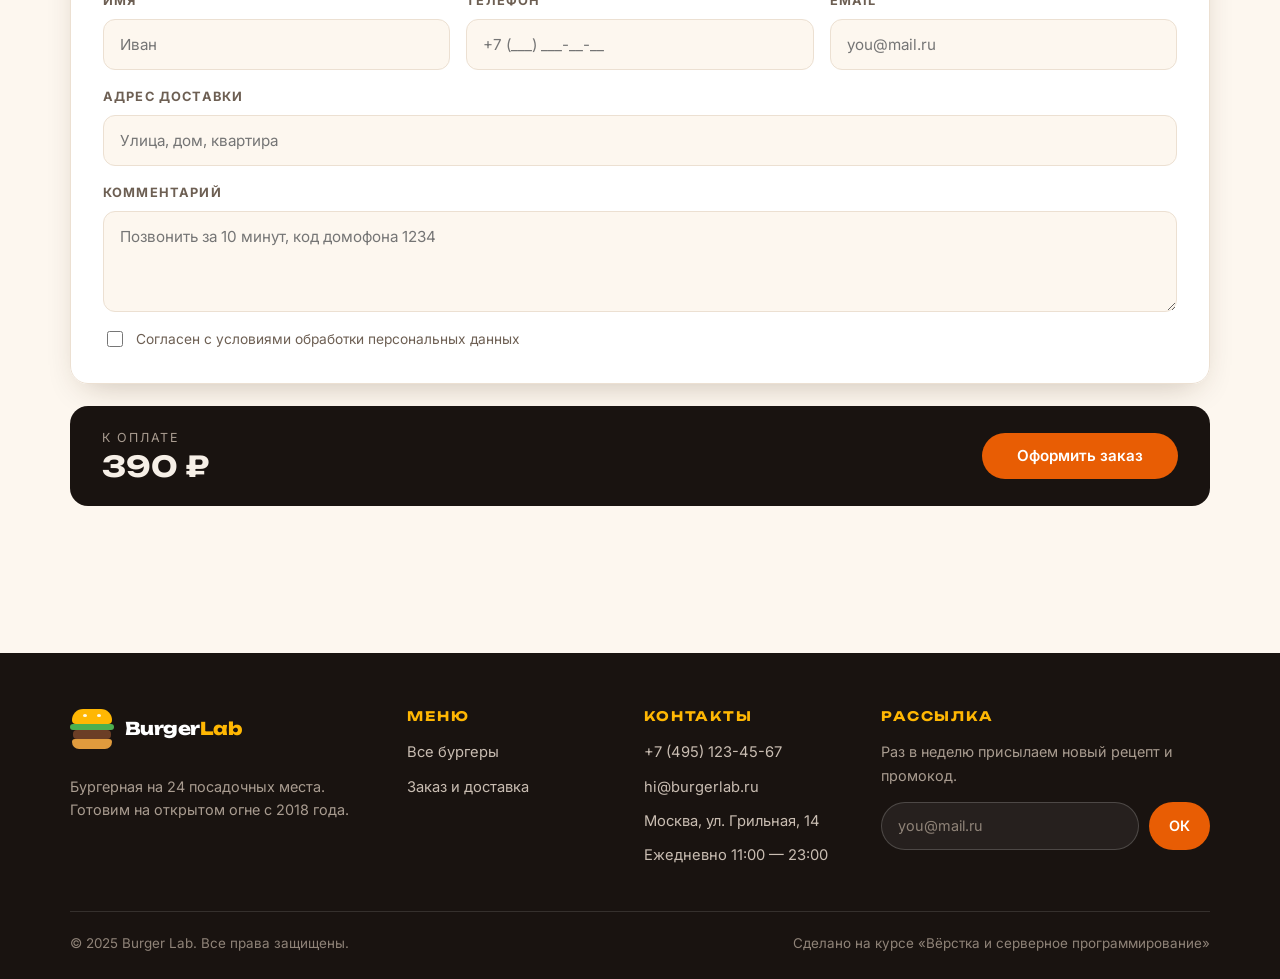
<file: pages/order.html>
<!DOCTYPE html>
<html lang="ru">

<head>
  <meta charset="UTF-8">
  <meta name="viewport" content="width=device-width, initial-scale=1">
  <title>Оформление заказа — Burger Lab</title>
  <link rel="preconnect" href="https://fonts.googleapis.com">
  <link rel="preconnect" href="https://fonts.gstatic.com" crossorigin>
  <link
    href="https://fonts.googleapis.com/css2?family=Inter:wght@400;500;600;700&family=Unbounded:wght@600;700;800&display=swap"
    rel="stylesheet">
  <link rel="stylesheet" href="../css/base.css">
  <link rel="stylesheet" href="../css/layout.css">
  <link rel="stylesheet" href="../css/pages/order.css">
</head>

<body>

  <header class="header">
    <div class="header__inner container">
      <a class="logo" href="../index.html">
        <span class="logo__icon" aria-hidden="true">
          <span class="logo__bun-top"></span>
          <span class="logo__lettuce"></span>
          <span class="logo__patty"></span>
          <span class="logo__bun-bottom"></span>
        </span>
        <span class="logo__text">Burger<span>Lab</span></span>
      </a>
      <input type="checkbox" id="nav-toggle" class="nav-toggle">
      <label for="nav-toggle" class="burger-btn" aria-label="Открыть меню">
        <span></span><span></span><span></span>
      </label>
      <nav class="nav" aria-label="Главное меню">
        <ul class="nav__list">
          <li><a class="nav__link" href="../index.html">Главная</a></li>
          <li><a class="nav__link" href="menu.html">Меню</a></li>
          <li><a class="nav__link" href="about.html">О нас</a></li>
          <li><a class="nav__link is-active" href="order.html">Заказ</a></li>
        </ul>
        <a class="btn btn--accent nav__cta" href="order.html">Заказать</a>
      </nav>
    </div>
  </header>

  <main>

    <section class="page-head">
      <div class="container">
        <nav class="crumbs" aria-label="Хлебные крошки">
          <a href="../index.html">Главная</a> <span>/</span> <span>Заказ</span>
        </nav>
        <h1>Оформление заказа</h1>
        <p class="lead">
          Выберите бургер, добавьте напиток и укажите, куда привезти.
          Среднее время доставки — 25 минут.
        </p>
      </div>
    </section>

    <section class="section section--tight">
      <div class="container">
        <form class="order" action="#" method="post">

          <fieldset class="order__block">
            <legend class="order__legend">
              <span class="order__step">1</span> Выберите бургер
            </legend>

            <div class="picks">

              <label class="pick">
                <input class="pick__input" type="radio" name="burger" value="classic" checked>
                <span class="pick__media">
                  <img src="../img/hit-classic.jpg" alt="Классик" loading="lazy">
                </span>
                <span class="pick__body">
                  <span class="pick__name">Классик</span>
                  <span class="pick__desc">Говядина, чеддер, огурец</span>
                  <span class="pick__price">390 ₽</span>
                </span>
              </label>

              <label class="pick">
                <input class="pick__input" type="radio" name="burger" value="texas">
                <span class="pick__media">
                  <img src="../img/hit-classic.jpg" alt="Дымный Техас" loading="lazy">
                </span>
                <span class="pick__body">
                  <span class="pick__name">Дымный Техас</span>
                  <span class="pick__desc">Двойная котлета, бекон</span>
                  <span class="pick__price">540 ₽</span>
                </span>
              </label>

              <label class="pick">
                <input class="pick__input" type="radio" name="burger" value="green">
                <span class="pick__media">
                  <img src="../img/hit-classic.jpg" alt="Зелёный сад" loading="lazy">
                </span>
                <span class="pick__body">
                  <span class="pick__name">Зелёный сад</span>
                  <span class="pick__desc">Нут, авокадо, тахини</span>
                  <span class="pick__price">420 ₽</span>
                </span>
              </label>

              <label class="pick">
                <input class="pick__input" type="radio" name="burger" value="chicken">
                <span class="pick__media">
                  <img src="../img/hit-classic.jpg" alt="Чикен Кранч" loading="lazy">
                </span>
                <span class="pick__body">
                  <span class="pick__name">Чикен Кранч</span>
                  <span class="pick__desc">Курица, айсберг, йогурт</span>
                  <span class="pick__price">360 ₽</span>
                </span>
              </label>

              <label class="pick">
                <input class="pick__input" type="radio" name="burger" value="blue">
                <span class="pick__media">
                  <img src="../img/hit-classic.jpg" alt="Блю Чиз" loading="lazy">
                </span>
                <span class="pick__body">
                  <span class="pick__name">Блю Чиз</span>
                  <span class="pick__desc">Дорблю, руккола, лук</span>
                  <span class="pick__price">490 ₽</span>
                </span>
              </label>

              <label class="pick">
                <input class="pick__input" type="radio" name="burger" value="truffle">
                <span class="pick__media">
                  <img src="../img/hit-classic.jpg" alt="Трюфельный" loading="lazy">
                </span>
                <span class="pick__body">
                  <span class="pick__name">Трюфельный</span>
                  <span class="pick__desc">Мраморная говядина</span>
                  <span class="pick__price">620 ₽</span>
                </span>
              </label>

              <label class="pick">
                <input class="pick__input" type="radio" name="burger" value="fire">
                <span class="pick__media">
                  <img src="../img/hit-classic.jpg" alt="Файр Хот" loading="lazy">
                </span>
                <span class="pick__body">
                  <span class="pick__name">Файр Хот</span>
                  <span class="pick__desc">Курица, халапеньо</span>
                  <span class="pick__price">430 ₽</span>
                </span>
              </label>

              <label class="pick">
                <input class="pick__input" type="radio" name="burger" value="fresh">
                <span class="pick__media">
                  <img src="../img/hit-classic.jpg" alt="Фреш Гарден" loading="lazy">
                </span>
                <span class="pick__body">
                  <span class="pick__name">Фреш Гарден</span>
                  <span class="pick__desc">Грибы, перец, базилик</span>
                  <span class="pick__price">410 ₽</span>
                </span>
              </label>

            </div>
          </fieldset>

          <fieldset class="order__block">
            <legend class="order__legend">
              <span class="order__step">2</span> Напиток
            </legend>
            <div class="segmented">
              <label class="segmented__item"><input type="radio" name="drink" value="none" checked><span>Без
                  напитка</span></label>
              <label class="segmented__item"><input type="radio" name="drink" value="lemonade"><span>Лимонад · 190
                  ₽</span></label>
              <label class="segmented__item"><input type="radio" name="drink" value="cola"><span>Кола · 150
                  ₽</span></label>
              <label class="segmented__item"><input type="radio" name="drink" value="coffee"><span>Кофе · 180
                  ₽</span></label>
            </div>
          </fieldset>

          <fieldset class="order__block">
            <legend class="order__legend">
              <span class="order__step">3</span> Способ получения
            </legend>
            <div class="segmented">
              <label class="segmented__item"><input type="radio" name="delivery" value="pickup"
                  checked><span>Самовывоз</span></label>
              <label class="segmented__item"><input type="radio" name="delivery" value="courier"><span>Курьер · 25
                  мин</span></label>
            </div>
          </fieldset>

          <fieldset class="order__block">
            <legend class="order__legend">
              <span class="order__step">4</span> Контактные данные
            </legend>

            <div class="field-row">
              <div class="field">
                <label class="field__label" for="o-name">Имя</label>
                <input class="input" id="o-name" type="text" name="name" placeholder="Иван" required>
              </div>
              <div class="field">
                <label class="field__label" for="o-phone">Телефон</label>
                <input class="input" id="o-phone" type="tel" name="phone" placeholder="+7 (___) ___-__-__" required>
              </div>
              <div class="field">
                <label class="field__label" for="o-email">Email</label>
                <input class="input" id="o-email" type="email" name="email" placeholder="you@mail.ru">
              </div>
            </div>

            <div class="field">
              <label class="field__label" for="o-address">Адрес доставки</label>
              <input class="input" id="o-address" type="text" name="address" placeholder="Улица, дом, квартира">
            </div>

            <div class="field">
              <label class="field__label" for="o-comment">Комментарий</label>
              <textarea class="input" id="o-comment" name="comment" rows="3"
                placeholder="Позвонить за 10 минут, код домофона 1234"></textarea>
            </div>

            <label class="agree">
              <input type="checkbox" name="agree" required>
              <span>Согласен с условиями обработки персональных данных</span>
            </label>
          </fieldset>

          <div class="order__summary">
            <div>
              <span class="summary__label">К оплате</span>
              <strong class="summary__total">390 ₽</strong>
            </div>
            <button class="btn btn--accent" type="submit">Оформить заказ</button>
          </div>

        </form>
      </div>
    </section>

  </main>

  <footer class="footer">
    <div class="container">
      <div class="footer__grid">
        <div>
          <a class="logo" href="../index.html">
            <span class="logo__icon" aria-hidden="true">
              <span class="logo__bun-top"></span>
              <span class="logo__lettuce"></span>
              <span class="logo__patty"></span>
              <span class="logo__bun-bottom"></span>
            </span>
            <span class="logo__text">Burger<span>Lab</span></span>
          </a>
          <p class="footer__about">Бургерная на 24 посадочных места. Готовим на открытом огне с 2018 года.</p>
        </div>
        <div>
          <h3 class="footer__title">Меню</h3>
          <ul class="footer__list">
            <li><a href="menu.html">Все бургеры</a></li>
            <li><a href="order.html">Заказ и доставка</a></li>
          </ul>
        </div>
        <div>
          <h3 class="footer__title">Контакты</h3>
          <ul class="footer__list">
            <li><a href="tel:+74951234567">+7 (495) 123-45-67</a></li>
            <li><a href="mailto:hi@burgerlab.ru">hi@burgerlab.ru</a></li>
            <li>Москва, ул. Грильная, 14</li>
            <li>Ежедневно 11:00 — 23:00</li>
          </ul>
        </div>
        <div>
          <h3 class="footer__title">Рассылка</h3>
          <p class="footer__about" style="margin-top:0">Раз в неделю присылаем новый рецепт и промокод.</p>
          <form class="footer__form" action="#" method="post">
            <label class="visually-hidden" for="footer-email">Email</label>
            <input id="footer-email" type="email" name="email" placeholder="you@mail.ru" required>
            <button type="submit">ОК</button>
          </form>
        </div>
      </div>
      <div class="footer__bottom">
        <span>© 2025 Burger Lab. Все права защищены.</span>
        <span>Сделано на курсе «Вёрстка и серверное программирование»</span>
      </div>
    </div>
  </footer>

</body>

</html>
</file>
<file: css/base.css>
*,
*::before,
*::after {
  box-sizing: border-box;
}

html {
  -webkit-text-size-adjust: 100%;
  scroll-behavior: smooth;
}

body,
h1,
h2,
h3,
h4,
h5,
p,
ul,
ol,
figure,
blockquote,
fieldset,
legend {
  margin: 0;
}

ul,
ol {
  padding: 0;
  list-style: none;
}

fieldset {
  border: 0;
  padding: 0;
  min-width: 0;
}

legend {
  padding: 0;
}

img,
svg {
  display: block;
  max-width: 100%;
  height: auto;
}

a {
  color: inherit;
  text-decoration: none;
}

button,
input,
select,
textarea {
  font: inherit;
  color: inherit;
}

button {
  background: none;
  border: 0;
  cursor: pointer;
}

:root {
  --bg: #fdf7ef;
  --surface: #ffffff;
  --ink: #201914;
  --muted: #6d5f53;
  --accent: #e85d04;
  --accent-dark: #c24700;
  --accent-soft: #ffe8d1;
  --yellow: #ffb703;
  --lettuce: #4caf50;
  --patty: #6b3e26;
  --bun: #e09b3d;
  --line: #ece0d2;
  --dark: #191310;
  --radius: 18px;
  --radius-sm: 12px;
  --shadow: 0 12px 34px -14px rgba(60, 35, 10, 0.3);
  --shadow-lg: 0 26px 60px -28px rgba(60, 35, 10, 0.45);
  --container: 1180px;
  --font-head: "Unbounded", "Trebuchet MS", sans-serif;
  --font-body: "Inter", system-ui, -apple-system, "Segoe UI", sans-serif;
}

body {
  font-family: var(--font-body);
  font-size: 16px;
  line-height: 1.65;
  color: var(--ink);
  background: var(--bg);
  min-height: 100vh;
  display: flex;
  flex-direction: column;
}

main {
  flex: 1 0 auto;
}

h1,
h2,
h3,
h4 {
  font-family: var(--font-head);
  font-weight: 700;
  line-height: 1.15;
  letter-spacing: -0.02em;
}

h1 {
  font-size: clamp(2rem, 5vw, 3.4rem);
}

h2 {
  font-size: clamp(1.55rem, 3.4vw, 2.4rem);
}

h3 {
  font-size: clamp(1.05rem, 1.9vw, 1.3rem);
}

p {
  max-width: 72ch;
}

a:focus-visible,
button:focus-visible,
input:focus-visible,
textarea:focus-visible,
select:focus-visible {
  outline: 3px solid var(--accent);
  outline-offset: 3px;
  border-radius: 4px;
}

.container {
  width: 100%;
  max-width: var(--container);
  margin-inline: auto;
  padding-inline: 20px;
}

.section {
  padding-block: clamp(48px, 7vw, 88px);
}

.section--tight {
  padding-block: clamp(32px, 4vw, 52px);
}

.section__head {
  display: flex;
  flex-wrap: wrap;
  align-items: flex-end;
  justify-content: space-between;
  gap: 18px;
  margin-bottom: clamp(24px, 3.5vw, 44px);
}

.section__head p {
  color: var(--muted);
}

.eyebrow {
  display: inline-block;
  font-size: 0.78rem;
  font-weight: 700;
  letter-spacing: 0.16em;
  text-transform: uppercase;
  color: var(--accent);
  margin-bottom: 10px;
}

.lead {
  font-size: clamp(1rem, 1.6vw, 1.15rem);
  color: var(--muted);
}

.btn {
  display: inline-flex;
  align-items: center;
  justify-content: center;
  gap: 9px;
  padding: 13px 26px;
  border-radius: 999px;
  font-weight: 600;
  font-size: 0.95rem;
  line-height: 1.2;
  border: 1px solid transparent;
  transition:
    transform 0.22s,
    background-color 0.22s,
    box-shadow 0.22s,
    color 0.22s;
  white-space: nowrap;
}

.btn--accent {
  background: var(--accent);
  color: #fff;
}

.btn--accent:hover {
  background: var(--accent-dark);
  transform: translateY(-2px);
  box-shadow: 0 14px 26px -14px rgba(232, 93, 4, 0.9);
}

.btn--dark {
  background: var(--dark);
  color: #fff;
}

.btn--dark:hover {
  background: #2b211a;
  transform: translateY(-2px);
}

.btn--ghost {
  background: var(--surface);
  border-color: var(--line);
  color: var(--ink);
}

.btn--ghost:hover {
  border-color: var(--accent);
  color: var(--accent);
}

.btn--block {
  width: 100%;
}

.card {
  display: flex;
  flex-direction: column;
  background: var(--surface);
  border: 1px solid var(--line);
  border-radius: var(--radius);
  overflow: hidden;
  transition:
    transform 0.25s,
    box-shadow 0.25s,
    border-color 0.25s;
}

.card:hover {
  transform: translateY(-6px);
  box-shadow: var(--shadow);
  border-color: #e6d5c1;
}

.card__media {
  position: relative;
  aspect-ratio: 4 / 3;
  overflow: hidden;
  background: #f0e5d8;
}

.card__media img {
  width: 100%;
  height: 100%;
  object-fit: cover;
  transition: transform 0.55s ease;
}

.card:hover .card__media img {
  transform: scale(1.06);
}

.card__body {
  display: flex;
  flex-direction: column;
  gap: 8px;
  flex: 1;
  padding: 20px;
}

.card__text {
  color: var(--muted);
  font-size: 0.93rem;
}

.card__foot {
  display: flex;
  align-items: center;
  justify-content: space-between;
  gap: 12px;
  margin-top: auto;
  padding-top: 14px;
}

.price {
  font-family: var(--font-head);
  font-size: 1.2rem;
  font-weight: 700;
}

.tag {
  display: inline-block;
  padding: 4px 11px;
  border-radius: 999px;
  font-size: 0.72rem;
  font-weight: 600;
  letter-spacing: 0.04em;
  text-transform: uppercase;
  background: var(--accent-soft);
  color: var(--accent-dark);
}

.tag--green {
  background: #e6f4e7;
  color: #2f7a35;
}

.tag--dark {
  background: #2a211a;
  color: var(--yellow);
}

.badge {
  position: absolute;
  top: 12px;
  left: 12px;
  z-index: 2;
  padding: 6px 12px;
  border-radius: 999px;
  background: var(--yellow);
  color: var(--dark);
  font-size: 0.72rem;
  font-weight: 800;
  letter-spacing: 0.05em;
  text-transform: uppercase;
}

.visually-hidden {
  position: absolute !important;
  width: 1px;
  height: 1px;
  margin: -1px;
  padding: 0;
  overflow: hidden;
  clip: rect(0 0 0 0);
  white-space: nowrap;
  border: 0;
}

.grid {
  display: grid;
  gap: clamp(18px, 2.4vw, 28px);
}

.grid--3 {
  grid-template-columns: repeat(auto-fit, minmax(260px, 1fr));
}

.grid--2 {
  grid-template-columns: repeat(auto-fit, minmax(300px, 1fr));
}
</file>
<file: css/layout.css>
.logo {
  display: inline-flex;
  align-items: center;
  gap: 11px;
  flex-shrink: 0;
}

.logo__icon {
  position: relative;
  display: block;
  width: 44px;
  height: 40px;
  transition: transform .3s ease;
}

.logo:hover .logo__icon {
  transform: translateY(-2px) scale(1.04);
}

.logo__bun-top {
  position: absolute;
  inset: 0 2px auto 2px;
  height: 15px;
  background: var(--yellow);
  border-radius: 14px 14px 5px 5px;
}

.logo__bun-top::before,
.logo__bun-top::after {
  content: "";
  position: absolute;
  top: 5px;
  width: 4px;
  height: 3px;
  border-radius: 50%;
  background: rgba(255, 255, 255, .9);
}

.logo__bun-top::before {
  left: 11px;
}

.logo__bun-top::after {
  right: 11px;
}

.logo__lettuce {
  position: absolute;
  left: 0;
  right: 0;
  top: 15px;
  height: 6px;
  background: var(--lettuce);
  border-radius: 3px;
}

.logo__patty {
  position: absolute;
  left: 3px;
  right: 3px;
  top: 21px;
  height: 9px;
  background: var(--patty);
  border-radius: 4px;
}

.logo__bun-bottom {
  position: absolute;
  left: 2px;
  right: 2px;
  top: 30px;
  height: 10px;
  background: var(--bun);
  border-radius: 5px 5px 12px 12px;
}

.logo__text {
  font-family: var(--font-head);
  font-weight: 800;
  font-size: 1.1rem;
  letter-spacing: -.03em;
  line-height: 1;
  color: var(--ink);
}

.logo__text span {
  color: var(--accent);
}

.header {
  position: sticky;
  top: 0;
  z-index: 100;
  background: rgba(253, 247, 239, .88);
  backdrop-filter: blur(14px);
  -webkit-backdrop-filter: blur(14px);
  border-bottom: 1px solid var(--line);
}

.header__inner {
  display: flex;
  align-items: center;
  justify-content: space-between;
  gap: 24px;
  min-height: 76px;
}

.nav {
  display: flex;
  align-items: center;
  gap: 30px;
}

.nav__list {
  display: flex;
  align-items: center;
  gap: 26px;
}

.nav__link {
  position: relative;
  font-size: .94rem;
  font-weight: 500;
  color: var(--muted);
  padding-block: 6px;
  transition: color .2s;
}

.nav__link::after {
  content: "";
  position: absolute;
  left: 0;
  bottom: 0;
  width: 100%;
  height: 2px;
  background: var(--accent);
  border-radius: 2px;
  transform: scaleX(0);
  transform-origin: left;
  transition: transform .25s ease;
}

.nav__link:hover {
  color: var(--ink);
}

.nav__link:hover::after,
.nav__link.is-active::after {
  transform: scaleX(1);
}

.nav__link.is-active {
  color: var(--ink);
  font-weight: 600;
}

.nav-toggle {
  position: absolute;
  width: 1px;
  height: 1px;
  opacity: 0;
  pointer-events: none;
}

.burger-btn {
  display: none;
  flex-direction: column;
  align-items: center;
  justify-content: center;
  gap: 5px;
  width: 46px;
  height: 46px;
  border: 1px solid var(--line);
  border-radius: var(--radius-sm);
  background: var(--surface);
  cursor: pointer;
}

.burger-btn span {
  display: block;
  width: 20px;
  height: 2px;
  border-radius: 2px;
  background: var(--ink);
  transition: transform .28s, opacity .2s;
}

.nav-toggle:checked~.burger-btn span:nth-child(1) {
  transform: translateY(7px) rotate(45deg);
}

.nav-toggle:checked~.burger-btn span:nth-child(2) {
  opacity: 0;
}

.nav-toggle:checked~.burger-btn span:nth-child(3) {
  transform: translateY(-7px) rotate(-45deg);
}

.footer {
  margin-top: clamp(56px, 8vw, 96px);
  padding: 56px 0 24px;
  background: var(--dark);
  color: #f6efe7;
}

.footer__grid {
  display: grid;
  grid-template-columns: 1.5fr 1fr 1fr 1.5fr;
  gap: 36px;
}

.footer .logo__text {
  color: #fff;
}

.footer .logo__text span {
  color: var(--yellow);
}

.footer__about {
  margin-top: 18px;
  color: #a99c90;
  font-size: .9rem;
  max-width: 34ch;
}

.footer__title {
  font-family: var(--font-head);
  font-size: .82rem;
  font-weight: 700;
  letter-spacing: .14em;
  text-transform: uppercase;
  color: var(--yellow);
  margin-bottom: 16px;
}

.footer__list {
  display: grid;
  gap: 10px;
}

.footer__list a,
.footer__list li {
  color: #c9bdb2;
  font-size: .92rem;
  transition: color .2s;
}

.footer__list a:hover {
  color: #fff;
}

.footer__form {
  display: flex;
  gap: 10px;
  margin-top: 14px;
}

.footer__form input {
  flex: 1;
  min-width: 0;
  padding: 11px 16px;
  border-radius: 999px;
  border: 1px solid rgba(255, 255, 255, .18);
  background: rgba(255, 255, 255, .06);
  color: #fff;
  font-size: .9rem;
}

.footer__form input::placeholder {
  color: #8f8378;
}

.footer__form button {
  padding: 11px 20px;
  border-radius: 999px;
  background: var(--accent);
  color: #fff;
  font-weight: 600;
  font-size: .9rem;
  transition: background-color .2s;
}

.footer__form button:hover {
  background: var(--accent-dark);
}

.footer__bottom {
  display: flex;
  flex-wrap: wrap;
  justify-content: space-between;
  gap: 12px;
  margin-top: 44px;
  padding-top: 20px;
  border-top: 1px solid rgba(255, 255, 255, .12);
  font-size: .84rem;
  color: #8f8378;
}

@media (max-width: 980px) {
  .footer__grid {
    grid-template-columns: 1fr 1fr;
  }
}

@media (max-width: 900px) {
  .burger-btn {
    display: inline-flex;
  }

  .nav {
    position: absolute;
    top: 100%;
    left: 0;
    right: 0;
    display: none;
    flex-direction: column;
    align-items: stretch;
    gap: 18px;
    padding: 20px 20px 28px;
    background: var(--surface);
    border-bottom: 1px solid var(--line);
    box-shadow: var(--shadow-lg);
  }

  .nav-toggle:checked~.nav {
    display: flex;
  }

  .nav__list {
    flex-direction: column;
    align-items: stretch;
    gap: 2px;
  }

  .nav__link {
    display: block;
    padding: 12px 14px;
    border-radius: var(--radius-sm);
    font-size: 1rem;
  }

  .nav__link:hover {
    background: var(--bg);
  }

  .nav__link::after {
    display: none;
  }

  .nav__link.is-active {
    background: var(--accent-soft);
    color: var(--accent-dark);
  }

  .nav__cta {
    width: 100%;
  }
}

@media (max-width: 560px) {
  .footer__grid {
    grid-template-columns: 1fr;
    gap: 28px;
  }

  .footer {
    padding-top: 44px;
  }

  .header__inner {
    min-height: 68px;
  }
}
</file>
<file: css/pages/index.css>
.hero {
  padding-block: clamp(56px, 8vw, 96px);
  background:
    radial-gradient(900px 420px at 88% -10%, rgba(255, 183, 3, .28), transparent 65%),
    radial-gradient(700px 400px at 0% 110%, rgba(232, 93, 4, .12), transparent 60%);
  text-align: center;
}

.hero__inner {
  max-width: 820px;
  margin-inline: auto;
}

.hero__inner h1 {
  margin-bottom: 18px;
}

.hero__lead {
  max-width: 62ch;
  margin: 0 auto;
}

.hero__actions {
  display: flex;
  flex-wrap: wrap;
  justify-content: center;
  gap: 12px;
  margin-top: 32px;
}

.hero__stats {
  display: flex;
  flex-wrap: wrap;
  justify-content: center;
  gap: clamp(24px, 5vw, 56px);
  margin: 44px auto 0;
  padding-top: 26px;
  border-top: 1px solid var(--line);
  max-width: 640px;
}

.hero__stats li {
  display: grid;
  gap: 2px;
  text-align: center;
}

.hero__stats strong {
  font-family: var(--font-head);
  font-size: 1.5rem;
  line-height: 1.1;
}

.hero__stats span {
  font-size: .85rem;
  color: var(--muted);
}

/* ПРЕИМУЩЕСТВА */
.feature {
  position: relative;
  padding: 30px 26px 26px;
  background: var(--surface);
  border: 1px solid var(--line);
  border-radius: var(--radius);
  transition: transform .25s, box-shadow .25s;
}

.feature:hover {
  transform: translateY(-4px);
  box-shadow: var(--shadow);
}

.feature__num {
  font-family: var(--font-head);
  font-size: 2.4rem;
  font-weight: 800;
  line-height: 1;
  color: var(--accent-soft);
  margin-bottom: 12px;
}

.feature h3 {
  margin-bottom: 8px;
}

/* ПРОМО */
.promo {
  padding-block: clamp(36px, 5vw, 60px);
  background: var(--dark);
  color: #f6efe7;
}

.promo__inner {
  display: flex;
  flex-wrap: wrap;
  align-items: center;
  justify-content: space-between;
  gap: 26px;
}

.promo__inner p {
  color: #b9ada2;
  margin-top: 8px;
  max-width: 56ch;
}

.promo .eyebrow {
  color: var(--yellow);
}

/* SPLIT */
.split {
  display: grid;
  grid-template-columns: 1fr 1fr;
  align-items: center;
  gap: clamp(28px, 5vw, 60px);
}

.split__media {
  border-radius: 24px;
  overflow: hidden;
  box-shadow: var(--shadow);
  aspect-ratio: 4 / 3.2;
}

.split__media img {
  width: 100%;
  height: 100%;
  object-fit: cover;
}

.split__text h2 {
  margin-bottom: 16px;
}

.split__text p+p {
  margin-top: 12px;
}

.ticks {
  display: grid;
  gap: 10px;
  margin: 22px 0 26px;
}

.ticks li {
  position: relative;
  padding-left: 30px;
  font-size: .95rem;
}

.ticks li::before {
  content: "";
  position: absolute;
  left: 0;
  top: .45em;
  width: 16px;
  height: 9px;
  border-left: 2px solid var(--accent);
  border-bottom: 2px solid var(--accent);
  transform: rotate(-45deg);
}

@media (max-width: 900px) {
  .split {
    grid-template-columns: 1fr;
  }

  .split__media {
    aspect-ratio: 16 / 10;
  }
}

@media (max-width: 560px) {
  .hero__actions .btn {
    width: 100%;
  }

  .hero__stats {
    gap: 20px;
  }

  .hero__stats strong {
    font-size: 1.25rem;
  }
}
</file>
<file: css/pages/about.css>
.page-head {
  padding-block: clamp(28px, 4vw, 52px) clamp(10px, 2vw, 20px);
  background: radial-gradient(700px 340px at 88% 0%, rgba(255, 183, 3, .22), transparent 65%);
}

.page-head h1 {
  margin-bottom: 12px;
}

.page-head .lead {
  max-width: 58ch;
}

.crumbs {
  display: flex;
  gap: 8px;
  font-size: .84rem;
  color: var(--muted);
  margin-bottom: 18px;
}

.crumbs a {
  color: var(--accent);
}

.crumbs a:hover {
  text-decoration: underline;
}

.article {
  max-width: 920px;
  font-size: 1.02rem;
}

.article::after {
  content: "";
  display: block;
  clear: both;
}

.article p {
  margin-bottom: 20px;
  color: #3a2f27;
}

.article p:last-of-type {
  margin-bottom: 34px;
}

.article__figure {
  margin: 6px 0 18px;
  padding: 8px;
  background: var(--surface);
  border: 1px solid var(--line);
  border-radius: var(--radius);
  box-shadow: var(--shadow);
}

.article__figure img {
  width: 100%;
  border-radius: var(--radius-sm);
  aspect-ratio: 4 / 3;
  object-fit: cover;
}

.article__figure figcaption {
  padding: 10px 6px 4px;
  font-size: .82rem;
  color: var(--muted);
  line-height: 1.4;
}

.article__figure--right {
  float: right;
  width: min(42%, 320px);
  margin-left: 28px;
}

.article__figure--left {
  float: left;
  width: min(42%, 320px);
  margin-right: 28px;
}

.gallery {
  display: grid;
  grid-template-columns: repeat(auto-fit, minmax(220px, 1fr));
  gap: 16px;
  margin-top: 12px;
}

.gallery figure {
  margin: 0;
  background: var(--surface);
  border: 1px solid var(--line);
  border-radius: var(--radius);
  overflow: hidden;
  transition: transform .25s, box-shadow .25s;
}

.gallery figure:hover {
  transform: translateY(-4px);
  box-shadow: var(--shadow);
}

.gallery img {
  width: 100%;
  aspect-ratio: 4 / 3;
  object-fit: cover;
}

.gallery figcaption {
  padding: 12px 14px;
  font-size: .82rem;
  color: var(--muted);
}

@media (max-width: 700px) {

  .article__figure--right,
  .article__figure--left {
    float: none;
    width: 100%;
    margin: 0 0 22px;
  }

  .article {
    font-size: .98rem;
  }
}
</file>
<file: css/pages/menu.css>
.page-head {
  padding-block: clamp(28px, 4vw, 52px) clamp(10px, 2vw, 20px);
  background: radial-gradient(700px 340px at 90% 0%, rgba(255, 183, 3, .25), transparent 65%);
}

.page-head h1 {
  margin-bottom: 12px;
}

.page-head .lead {
  max-width: 60ch;
}

.crumbs {
  display: flex;
  flex-wrap: wrap;
  gap: 8px;
  font-size: .84rem;
  color: var(--muted);
  margin-bottom: 18px;
}

.crumbs a {
  color: var(--accent);
}

.crumbs a:hover {
  text-decoration: underline;
}

.filters {
  display: flex;
  flex-wrap: wrap;
  gap: 10px;
  margin-bottom: clamp(22px, 3vw, 34px);
}

.filters__item {
  display: inline-block;
  padding: 9px 20px;
  border-radius: 999px;
  border: 1px solid var(--line);
  background: var(--surface);
  font-size: .9rem;
  font-weight: 500;
  color: var(--muted);
  transition: background-color .2s, color .2s, border-color .2s, transform .2s;
}

.filters__item:hover {
  border-color: var(--accent);
  color: var(--accent);
  transform: translateY(-2px);
}

.filters__item.is-active {
  background: var(--accent);
  border-color: var(--accent);
  color: #fff;
}

@media (max-width: 560px) {
  .filters {
    gap: 8px;
  }

  .filters__item {
    padding: 8px 15px;
    font-size: .84rem;
  }
}
</file>
<file: css/pages/order.css>
.page-head {
  padding-block: clamp(28px, 4vw, 52px) clamp(10px, 2vw, 20px);
  background: radial-gradient(700px 340px at 92% 0%, rgba(255, 183, 3, .22), transparent 65%);
}

.page-head h1 {
  margin-bottom: 12px;
}

.page-head .lead {
  max-width: 60ch;
}

.crumbs {
  display: flex;
  gap: 8px;
  font-size: .84rem;
  color: var(--muted);
  margin-bottom: 18px;
}

.crumbs a {
  color: var(--accent);
}

.crumbs a:hover {
  text-decoration: underline;
}

.order {
  display: grid;
  gap: 22px;
}

.order__block {
  padding: clamp(20px, 3vw, 32px);
  background: var(--surface);
  border: 1px solid var(--line);
  border-radius: var(--radius);
  box-shadow: var(--shadow);
}

.order__legend {
  display: flex;
  align-items: center;
  gap: 12px;
  font-family: var(--font-head);
  font-size: 1.05rem;
  font-weight: 700;
  margin-bottom: 22px;
}

.order__step {
  display: grid;
  place-items: center;
  width: 30px;
  height: 30px;
  flex-shrink: 0;
  border-radius: 50%;
  background: var(--accent);
  color: #fff;
  font-family: var(--font-body);
  font-size: .9rem;
  font-weight: 700;
}

/* 8 карточек → 4 в ряд на desktop */
.picks {
  display: grid;
  grid-template-columns: repeat(4, minmax(0, 1fr));
  gap: 16px;
}

.pick {
  position: relative;
  display: flex;
  flex-direction: column;
  border: 2px solid var(--line);
  border-radius: var(--radius);
  overflow: hidden;
  background: var(--bg);
  cursor: pointer;
  transition: border-color .22s, transform .22s, box-shadow .22s;
}

.pick:hover {
  transform: translateY(-4px);
  box-shadow: var(--shadow);
}

.pick__input {
  position: absolute;
  opacity: 0;
  width: 1px;
  height: 1px;
}

.pick__media {
  display: block;
  aspect-ratio: 4 / 3;
  overflow: hidden;
  background: #f0e5d8;
}

.pick__media img {
  width: 100%;
  height: 100%;
  object-fit: cover;
  transition: transform .5s;
}

.pick:hover .pick__media img {
  transform: scale(1.05);
}

.pick__body {
  display: grid;
  gap: 3px;
  padding: 12px 14px 14px;
}

.pick__name {
  font-weight: 700;
  font-size: .94rem;
}

.pick__desc {
  font-size: .78rem;
  color: var(--muted);
}

.pick__price {
  margin-top: 4px;
  font-family: var(--font-head);
  font-weight: 700;
  color: var(--accent);
}

.pick:has(.pick__input:checked) {
  border-color: var(--accent);
  background: var(--accent-soft);
  box-shadow: 0 12px 26px -16px rgba(232, 93, 4, .9);
}

.pick:has(.pick__input:focus-visible) {
  outline: 3px solid var(--accent);
  outline-offset: 3px;
}

.field {
  display: grid;
  gap: 8px;
  margin-bottom: 16px;
}

.field:last-child {
  margin-bottom: 0;
}

.field__label {
  font-size: .8rem;
  font-weight: 700;
  letter-spacing: .09em;
  text-transform: uppercase;
  color: var(--muted);
}

.input {
  width: 100%;
  padding: 12px 16px;
  border: 1px solid var(--line);
  border-radius: var(--radius-sm);
  background: var(--bg);
  font-size: .95rem;
  transition: border-color .2s, box-shadow .2s, background-color .2s;
}

.input:focus {
  border-color: var(--accent);
  background: #fff;
  outline: none;
  box-shadow: 0 0 0 3px rgba(232, 93, 4, .15);
}

textarea.input {
  resize: vertical;
  min-height: 84px;
}

.field-row {
  display: grid;
  grid-template-columns: repeat(auto-fit, minmax(200px, 1fr));
  gap: 16px;
  align-items: start;
}

.segmented {
  display: flex;
  flex-wrap: wrap;
  gap: 10px;
}

.segmented__item {
  position: relative;
  flex: 1 1 150px;
}

.segmented__item input {
  position: absolute;
  opacity: 0;
  width: 1px;
  height: 1px;
}

.segmented__item span {
  display: block;
  padding: 11px 16px;
  text-align: center;
  border: 1px solid var(--line);
  border-radius: var(--radius-sm);
  background: var(--bg);
  font-size: .9rem;
  cursor: pointer;
  transition: border-color .2s, background-color .2s, color .2s;
}

.segmented__item span:hover {
  border-color: var(--accent);
}

.segmented__item input:checked+span {
  background: var(--accent);
  border-color: var(--accent);
  color: #fff;
  font-weight: 600;
}

.agree {
  display: flex;
  align-items: flex-start;
  gap: 10px;
  margin-top: 6px;
  font-size: .86rem;
  color: var(--muted);
  cursor: pointer;
}

.agree input {
  margin-top: 3px;
  accent-color: var(--accent);
  width: 16px;
  height: 16px;
}

.order__summary {
  display: flex;
  flex-wrap: wrap;
  align-items: center;
  justify-content: space-between;
  gap: 18px;
  padding: 22px clamp(20px, 3vw, 32px);
  background: var(--dark);
  color: #f6efe7;
  border-radius: var(--radius);
}

.summary__label {
  display: block;
  font-size: .78rem;
  letter-spacing: .14em;
  text-transform: uppercase;
  color: #a99c90;
}

.summary__total {
  font-family: var(--font-head);
  font-size: 1.8rem;
  line-height: 1.2;
}

.order__summary .btn {
  padding-inline: 34px;
}

/* ========= АДАПТИВ ========= */
@media (max-width: 1024px) {
  .picks {
    grid-template-columns: repeat(3, minmax(0, 1fr));
  }
}

@media (max-width: 768px) {
  .picks {
    grid-template-columns: repeat(2, minmax(0, 1fr));
    gap: 12px;
  }

  .pick__body {
    padding: 10px 12px 12px;
  }
}

@media (max-width: 480px) {
  .picks {
    grid-template-columns: 1fr;
  }

  .pick__desc {
    display: block;
  }

  .order__summary {
    flex-direction: column;
    align-items: stretch;
    text-align: center;
  }

  .order__summary .btn {
    width: 100%;
  }
}
</file>
